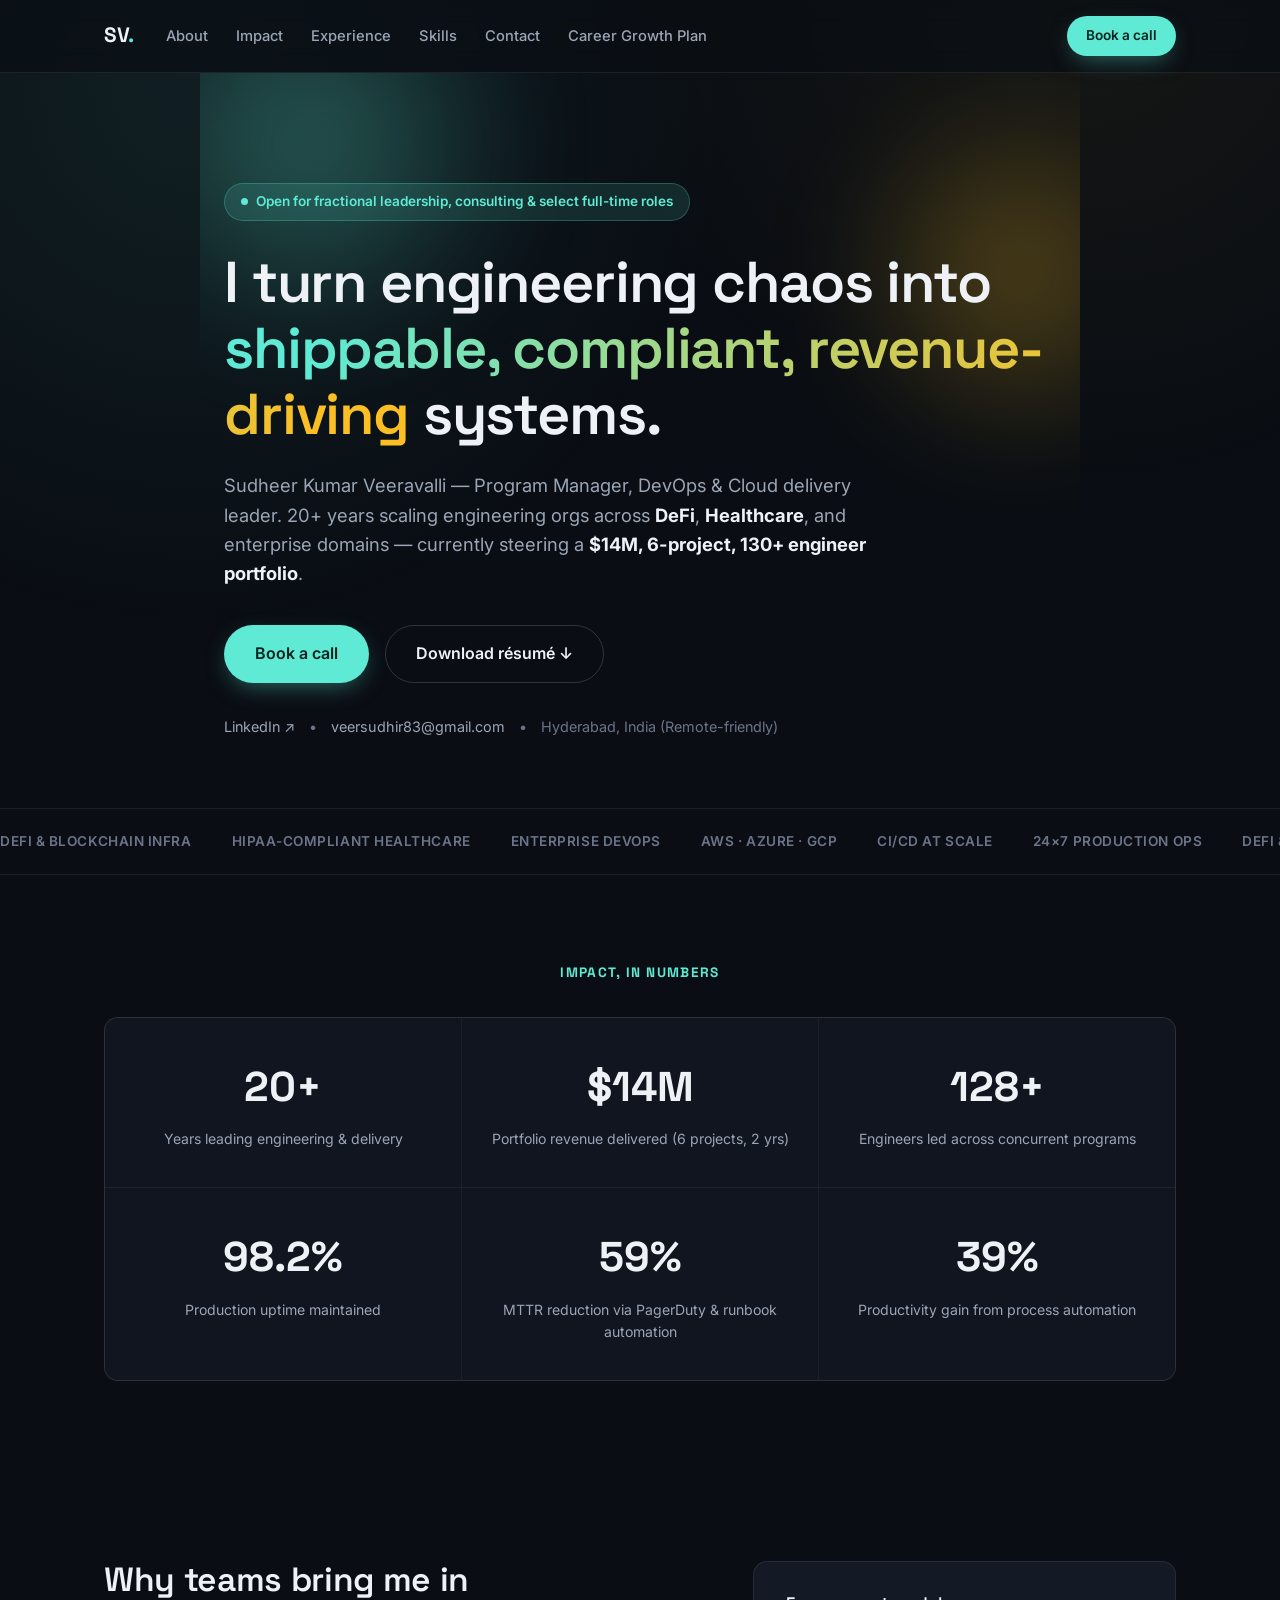
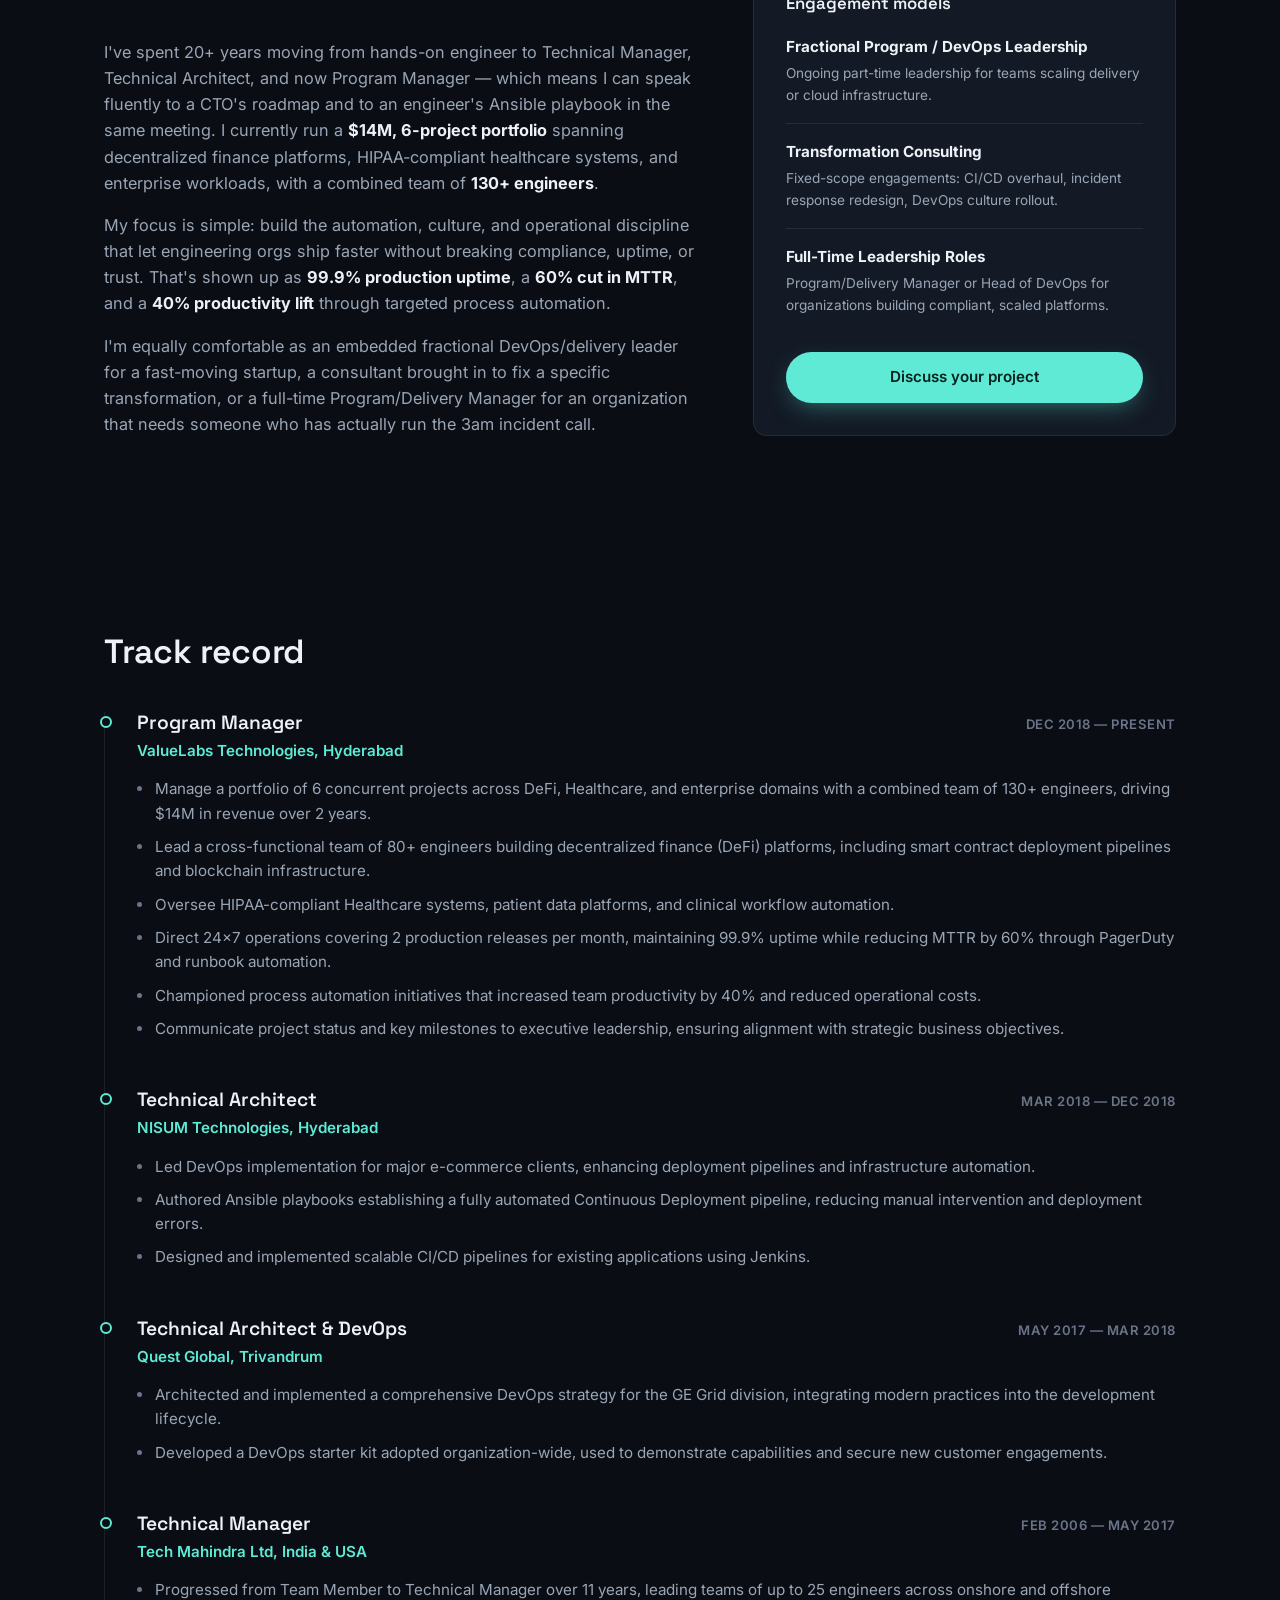
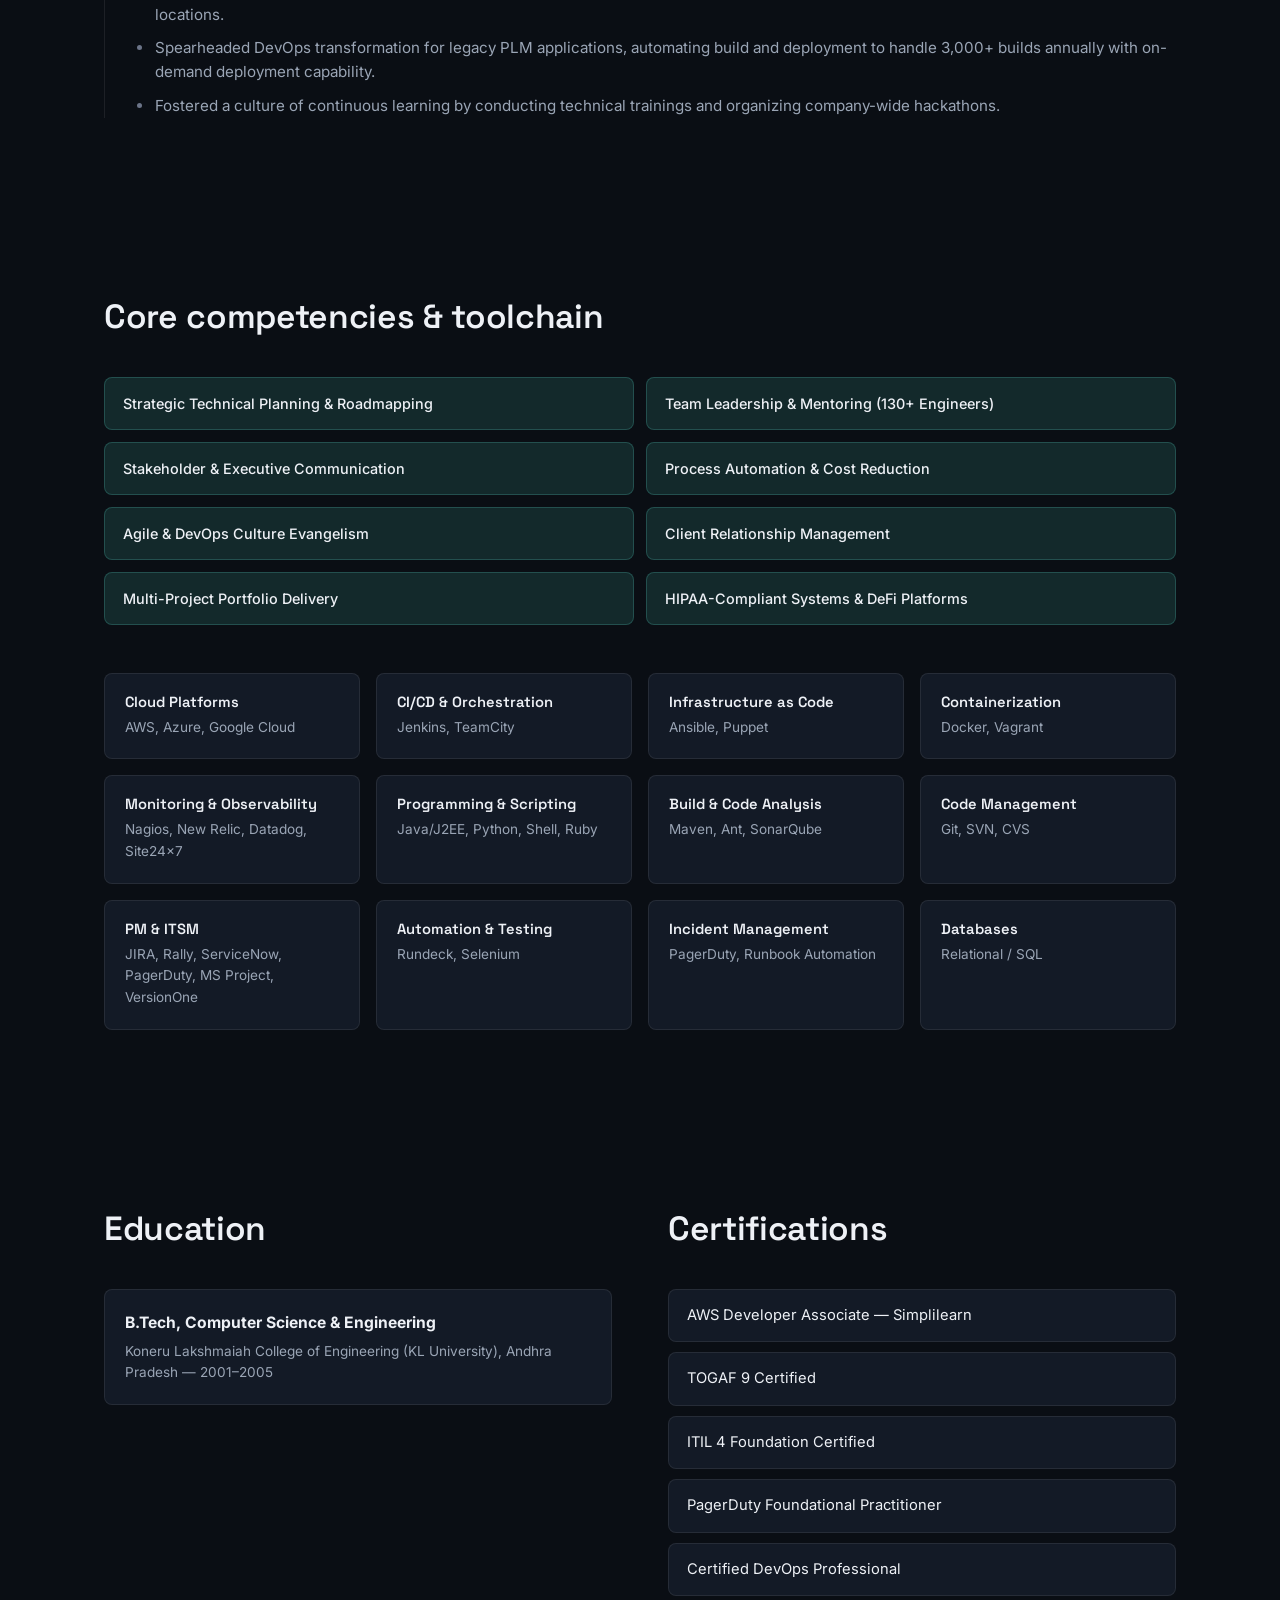
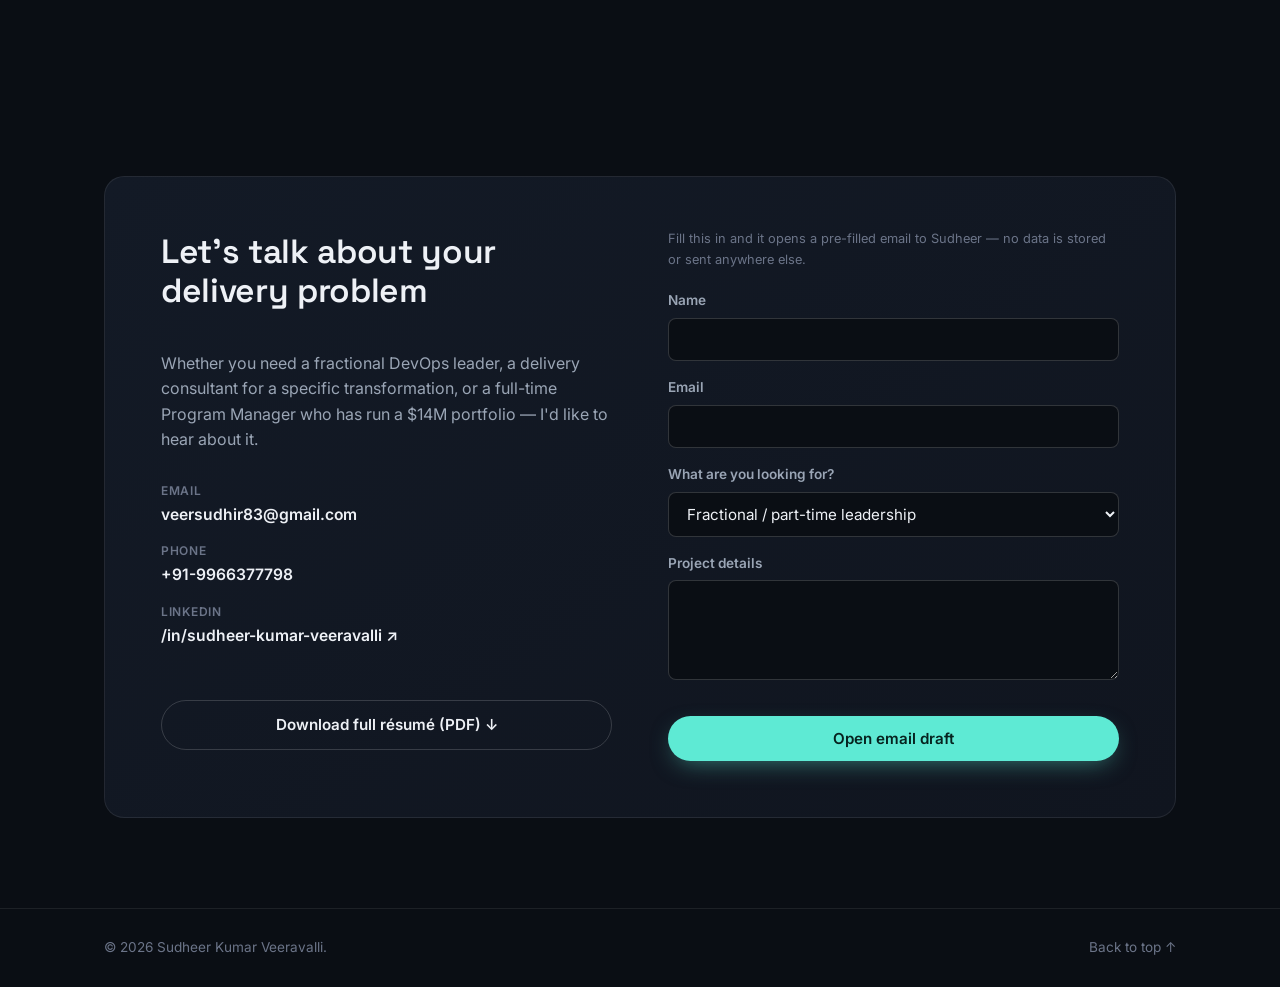
<file: index.html>
<!DOCTYPE html>
<html lang="en">
<head>
<meta charset="UTF-8">
<meta name="viewport" content="width=device-width, initial-scale=1.0">
<title>Sudheer Kumar Veeravalli — DevOps, Cloud &amp; DeFi Delivery Leader</title>
<meta name="description" content="Program Manager with 20+ years leading DevOps transformations, cloud infrastructure, and DeFi/Healthcare engineering teams. Available for fractional leadership, consulting, and full-time roles.">
<link rel="icon" href="data:,">
<link rel="preconnect" href="https://fonts.googleapis.com">
<link rel="preconnect" href="https://fonts.gstatic.com" crossorigin>
<link href="https://fonts.googleapis.com/css2?family=Space+Grotesk:wght@500;600;700&family=Inter:wght@400;500;600;700;800&display=swap" rel="stylesheet">
<link rel="stylesheet" href="css/styles.css">
</head>
<body>

<div class="noise-overlay" aria-hidden="true"></div>

<header class="site-header" id="top">
  <nav class="nav container">
    <a href="#top" class="brand">SV<span class="brand-dot">.</span></a>
    <ul class="nav-links" id="navLinks">
      <li><a href="#about">About</a></li>
      <li><a href="#impact">Impact</a></li>
      <li><a href="#experience">Experience</a></li>
      <li><a href="#skills">Skills</a></li>
      <li><a href="#contact">Contact</a></li>
      <li><a href="5-year-career-growth-plan.html" target="_blank">Career Growth Plan</a></li>
    </ul>
    <a href="#contact" class="btn btn-small btn-primary nav-cta">Book a call</a>
    <button class="nav-toggle" id="navToggle" aria-label="Toggle navigation" aria-expanded="false" aria-controls="navLinks" type="button">
      <span></span><span></span><span></span>
    </button>
  </nav>
</header>

<main>

  <!-- HERO -->
  <section class="hero container" id="hero">
    <div class="hero-bg" aria-hidden="true">
      <span class="hero-blob hero-blob-a"></span>
      <span class="hero-blob hero-blob-b"></span>
    </div>
    <div class="hero-eyebrow reveal">
      <span class="pulse-dot" aria-hidden="true"></span>
      Open for fractional leadership, consulting &amp; select full-time roles
    </div>
    <h1 class="hero-title reveal">
      I turn engineering chaos into <span class="text-gradient">shippable, compliant, revenue-driving</span> systems.
    </h1>
    <p class="hero-subtitle reveal">
      Sudheer Kumar Veeravalli — Program Manager, DevOps &amp; Cloud delivery leader. 20+ years scaling
      engineering orgs across <strong>DeFi</strong>, <strong>Healthcare</strong>, and enterprise domains —
      currently steering a <strong>$14M, 6-project, 130+ engineer portfolio</strong>.
    </p>
    <div class="hero-actions reveal">
      <a href="#contact" class="btn btn-primary btn-large">Book a call</a>
      <a href="assets/Sudheer_Veeravalli_Resume.pdf" class="btn btn-ghost btn-large" download>Download résumé ↓</a>
    </div>
    <div class="hero-meta reveal">
      <a href="https://www.linkedin.com/in/sudheer-kumar-veeravalli-69944514" target="_blank" rel="noopener">LinkedIn ↗</a>
      <span class="dot-sep">•</span>
      <a href="mailto:veersudhir83@gmail.com">veersudhir83@gmail.com</a>
      <span class="dot-sep">•</span>
      <span>Hyderabad, India (Remote-friendly)</span>
    </div>
  </section>

  <!-- LOGOS / DOMAINS STRIP -->
  <section class="domains-strip reveal" aria-label="Domains of expertise">
    <div class="domains-marquee">
      <div class="domains-track">
        <span>DeFi &amp; Blockchain Infra</span>
        <span>HIPAA-Compliant Healthcare</span>
        <span>Enterprise DevOps</span>
        <span>AWS · Azure · GCP</span>
        <span>CI/CD at Scale</span>
        <span>24×7 Production Ops</span>
      </div>
      <div class="domains-track" aria-hidden="true">
        <span>DeFi &amp; Blockchain Infra</span>
        <span>HIPAA-Compliant Healthcare</span>
        <span>Enterprise DevOps</span>
        <span>AWS · Azure · GCP</span>
        <span>CI/CD at Scale</span>
        <span>24×7 Production Ops</span>
      </div>
    </div>
  </section>

  <!-- IMPACT / METRICS -->
  <section class="impact container" id="impact">
    <h2 class="section-kicker reveal">Impact, in numbers</h2>
    <div class="impact-grid">
      <div class="impact-card reveal spotlight">
        <div class="impact-number" data-count="20" data-suffix="+">20+</div>
        <div class="impact-label">Years leading engineering &amp; delivery</div>
      </div>
      <div class="impact-card reveal spotlight">
        <div class="impact-number" data-count="14" data-prefix="$" data-suffix="M">$14M</div>
        <div class="impact-label">Portfolio revenue delivered (6 projects, 2 yrs)</div>
      </div>
      <div class="impact-card reveal spotlight">
        <div class="impact-number" data-count="130" data-suffix="+">130+</div>
        <div class="impact-label">Engineers led across concurrent programs</div>
      </div>
      <div class="impact-card reveal spotlight">
        <div class="impact-number" data-count="99.9" data-suffix="%">99.9%</div>
        <div class="impact-label">Production uptime maintained</div>
      </div>
      <div class="impact-card reveal spotlight">
        <div class="impact-number" data-count="60" data-suffix="%">60%</div>
        <div class="impact-label">MTTR reduction via PagerDuty &amp; runbook automation</div>
      </div>
      <div class="impact-card reveal spotlight">
        <div class="impact-number" data-count="40" data-suffix="%">40%</div>
        <div class="impact-label">Productivity gain from process automation</div>
      </div>
    </div>
  </section>

  <!-- ABOUT -->
  <section class="about container" id="about">
    <div class="about-grid">
      <div class="about-copy reveal">
        <h2 class="section-title">Why teams bring me in</h2>
        <p>
          I've spent 20+ years moving from hands-on engineer to Technical Manager, Technical Architect, and
          now Program Manager — which means I can speak fluently to a CTO's roadmap and to an engineer's
          Ansible playbook in the same meeting. I currently run a <strong>$14M, 6-project portfolio</strong>
          spanning decentralized finance platforms, HIPAA-compliant healthcare systems, and enterprise
          workloads, with a combined team of <strong>130+ engineers</strong>.
        </p>
        <p>
          My focus is simple: build the automation, culture, and operational discipline that let engineering
          orgs ship faster without breaking compliance, uptime, or trust. That's shown up as
          <strong>99.9% production uptime</strong>, a <strong>60% cut in MTTR</strong>, and a
          <strong>40% productivity lift</strong> through targeted process automation.
        </p>
        <p>
          I'm equally comfortable as an embedded fractional DevOps/delivery leader for a fast-moving startup,
          a consultant brought in to fix a specific transformation, or a full-time Program/Delivery Manager
          for an organization that needs someone who has actually run the 3am incident call.
        </p>
      </div>
      <aside class="about-card reveal spotlight">
        <h3>Engagement models</h3>
        <ul class="engagement-list">
          <li>
            <strong>Fractional Program / DevOps Leadership</strong>
            <span>Ongoing part-time leadership for teams scaling delivery or cloud infrastructure.</span>
          </li>
          <li>
            <strong>Transformation Consulting</strong>
            <span>Fixed-scope engagements: CI/CD overhaul, incident response redesign, DevOps culture rollout.</span>
          </li>
          <li>
            <strong>Full-Time Leadership Roles</strong>
            <span>Program/Delivery Manager or Head of DevOps for organizations building compliant, scaled platforms.</span>
          </li>
        </ul>
        <a href="#contact" class="btn btn-primary btn-full">Discuss your project</a>
      </aside>
    </div>
  </section>

  <!-- EXPERIENCE -->
  <section class="experience container" id="experience">
    <h2 class="section-title reveal">Track record</h2>
    <div class="timeline">

      <div class="timeline-item reveal">
        <div class="timeline-dot"></div>
        <div class="timeline-content">
          <div class="timeline-head">
            <h3>Program Manager</h3>
            <span class="timeline-date">Dec 2018 — Present</span>
          </div>
          <div class="timeline-org">ValueLabs Technologies, Hyderabad</div>
          <ul>
            <li>Manage a portfolio of 6 concurrent projects across DeFi, Healthcare, and enterprise domains with a combined team of 130+ engineers, driving $14M in revenue over 2 years.</li>
            <li>Lead a cross-functional team of 80+ engineers building decentralized finance (DeFi) platforms, including smart contract deployment pipelines and blockchain infrastructure.</li>
            <li>Oversee HIPAA-compliant Healthcare systems, patient data platforms, and clinical workflow automation.</li>
            <li>Direct 24×7 operations covering 2 production releases per month, maintaining 99.9% uptime while reducing MTTR by 60% through PagerDuty and runbook automation.</li>
            <li>Championed process automation initiatives that increased team productivity by 40% and reduced operational costs.</li>
            <li>Communicate project status and key milestones to executive leadership, ensuring alignment with strategic business objectives.</li>
          </ul>
        </div>
      </div>

      <div class="timeline-item reveal">
        <div class="timeline-dot"></div>
        <div class="timeline-content">
          <div class="timeline-head">
            <h3>Technical Architect</h3>
            <span class="timeline-date">Mar 2018 — Dec 2018</span>
          </div>
          <div class="timeline-org">NISUM Technologies, Hyderabad</div>
          <ul>
            <li>Led DevOps implementation for major e-commerce clients, enhancing deployment pipelines and infrastructure automation.</li>
            <li>Authored Ansible playbooks establishing a fully automated Continuous Deployment pipeline, reducing manual intervention and deployment errors.</li>
            <li>Designed and implemented scalable CI/CD pipelines for existing applications using Jenkins.</li>
          </ul>
        </div>
      </div>

      <div class="timeline-item reveal">
        <div class="timeline-dot"></div>
        <div class="timeline-content">
          <div class="timeline-head">
            <h3>Technical Architect &amp; DevOps</h3>
            <span class="timeline-date">May 2017 — Mar 2018</span>
          </div>
          <div class="timeline-org">Quest Global, Trivandrum</div>
          <ul>
            <li>Architected and implemented a comprehensive DevOps strategy for the GE Grid division, integrating modern practices into the development lifecycle.</li>
            <li>Developed a DevOps starter kit adopted organization-wide, used to demonstrate capabilities and secure new customer engagements.</li>
          </ul>
        </div>
      </div>

      <div class="timeline-item reveal">
        <div class="timeline-dot"></div>
        <div class="timeline-content">
          <div class="timeline-head">
            <h3>Technical Manager</h3>
            <span class="timeline-date">Feb 2006 — May 2017</span>
          </div>
          <div class="timeline-org">Tech Mahindra Ltd, India &amp; USA</div>
          <ul>
            <li>Progressed from Team Member to Technical Manager over 11 years, leading teams of up to 25 engineers across onshore and offshore locations.</li>
            <li>Spearheaded DevOps transformation for legacy PLM applications, automating build and deployment to handle 3,000+ builds annually with on-demand deployment capability.</li>
            <li>Fostered a culture of continuous learning by conducting technical trainings and organizing company-wide hackathons.</li>
          </ul>
        </div>
      </div>

    </div>
  </section>

  <!-- SKILLS -->
  <section class="skills container" id="skills">
    <h2 class="section-title reveal">Core competencies &amp; toolchain</h2>

    <div class="competency-grid reveal">
      <div class="competency-chip">Strategic Technical Planning &amp; Roadmapping</div>
      <div class="competency-chip">Team Leadership &amp; Mentoring (130+ Engineers)</div>
      <div class="competency-chip">Stakeholder &amp; Executive Communication</div>
      <div class="competency-chip">Process Automation &amp; Cost Reduction</div>
      <div class="competency-chip">Agile &amp; DevOps Culture Evangelism</div>
      <div class="competency-chip">Client Relationship Management</div>
      <div class="competency-chip">Multi-Project Portfolio Delivery</div>
      <div class="competency-chip">HIPAA-Compliant Systems &amp; DeFi Platforms</div>
    </div>

    <div class="skills-grid">
      <div class="skill-card reveal spotlight">
        <h4>Cloud Platforms</h4>
        <p>AWS, Azure, Google Cloud</p>
      </div>
      <div class="skill-card reveal spotlight">
        <h4>CI/CD &amp; Orchestration</h4>
        <p>Jenkins, TeamCity</p>
      </div>
      <div class="skill-card reveal spotlight">
        <h4>Infrastructure as Code</h4>
        <p>Ansible, Puppet</p>
      </div>
      <div class="skill-card reveal spotlight">
        <h4>Containerization</h4>
        <p>Docker, Vagrant</p>
      </div>
      <div class="skill-card reveal spotlight">
        <h4>Monitoring &amp; Observability</h4>
        <p>Nagios, New Relic, Datadog, Site24x7</p>
      </div>
      <div class="skill-card reveal spotlight">
        <h4>Programming &amp; Scripting</h4>
        <p>Java/J2EE, Python, Shell, Ruby</p>
      </div>
      <div class="skill-card reveal spotlight">
        <h4>Build &amp; Code Analysis</h4>
        <p>Maven, Ant, SonarQube</p>
      </div>
      <div class="skill-card reveal spotlight">
        <h4>Code Management</h4>
        <p>Git, SVN, CVS</p>
      </div>
      <div class="skill-card reveal spotlight">
        <h4>PM &amp; ITSM</h4>
        <p>JIRA, Rally, ServiceNow, PagerDuty, MS Project, VersionOne</p>
      </div>
      <div class="skill-card reveal spotlight">
        <h4>Automation &amp; Testing</h4>
        <p>Rundeck, Selenium</p>
      </div>
      <div class="skill-card reveal spotlight">
        <h4>Incident Management</h4>
        <p>PagerDuty, Runbook Automation</p>
      </div>
      <div class="skill-card reveal spotlight">
        <h4>Databases</h4>
        <p>Relational / SQL</p>
      </div>
    </div>
  </section>

  <!-- EDUCATION & CERTS -->
  <section class="credentials container" id="credentials">
    <div class="credentials-grid">
      <div class="reveal">
        <h2 class="section-title">Education</h2>
        <div class="credential-item spotlight">
          <strong>B.Tech, Computer Science &amp; Engineering</strong>
          <span>Koneru Lakshmaiah College of Engineering (KL University), Andhra Pradesh — 2001–2005</span>
        </div>
      </div>
      <div class="reveal">
        <h2 class="section-title">Certifications</h2>
        <ul class="cert-list">
          <li>AWS Developer Associate — Simplilearn</li>
          <li>TOGAF 9 Certified</li>
          <li>ITIL 4 Foundation Certified</li>
          <li>PagerDuty Foundational Practitioner</li>
          <li>Certified DevOps Professional</li>
        </ul>
      </div>
    </div>
  </section>

  <!-- CONTACT -->
  <section class="contact container" id="contact">
    <div class="contact-panel reveal">
      <div class="contact-copy">
        <h2 class="section-title">Let's talk about your delivery problem</h2>
        <p>
          Whether you need a fractional DevOps leader, a delivery consultant for a specific transformation,
          or a full-time Program Manager who has run a $14M portfolio — I'd like to hear about it.
        </p>
        <div class="contact-details">
          <a href="mailto:veersudhir83@gmail.com" class="contact-detail">
            <span class="contact-detail-label">Email</span>
            veersudhir83@gmail.com
          </a>
          <a href="tel:+919966377798" class="contact-detail">
            <span class="contact-detail-label">Phone</span>
            +91-9966377798
          </a>
          <a href="https://www.linkedin.com/in/sudheer-kumar-veeravalli-69944514" target="_blank" rel="noopener" class="contact-detail">
            <span class="contact-detail-label">LinkedIn</span>
            /in/sudheer-kumar-veeravalli ↗
          </a>
        </div>
        <a href="assets/Sudheer_Veeravalli_Resume.pdf" class="btn btn-ghost btn-full" download>Download full résumé (PDF) ↓</a>
      </div>

      <noscript><p>Please <a href="mailto:veersudhir83@gmail.com">email Sudheer directly</a> to discuss your project.</p></noscript>
      <form class="contact-form" id="contactForm" hidden>
        <p class="form-note">Fill this in and it opens a pre-filled email to Sudheer — no data is stored or sent anywhere else.</p>
        <label>
          Name
          <input type="text" name="name" autocomplete="name" required>
        </label>
        <label>
          Email
          <input type="email" name="email" autocomplete="email" required>
        </label>
        <label>
          What are you looking for?
          <select name="engagement">
            <option>Fractional / part-time leadership</option>
            <option>Consulting engagement</option>
            <option>Full-time role</option>
            <option>Something else</option>
          </select>
        </label>
        <label>
          Project details
          <textarea name="message" rows="4" required></textarea>
        </label>
        <button type="submit" class="btn btn-primary btn-full">Open email draft</button>
      </form>
    </div>
  </section>

</main>

<footer class="site-footer">
  <div class="container footer-inner">
    <span>© <span id="year"></span> Sudheer Kumar Veeravalli.</span>
    <a href="#top">Back to top ↑</a>
  </div>
</footer>

<script src="js/main.js"></script>
</body>
</html>
</file>
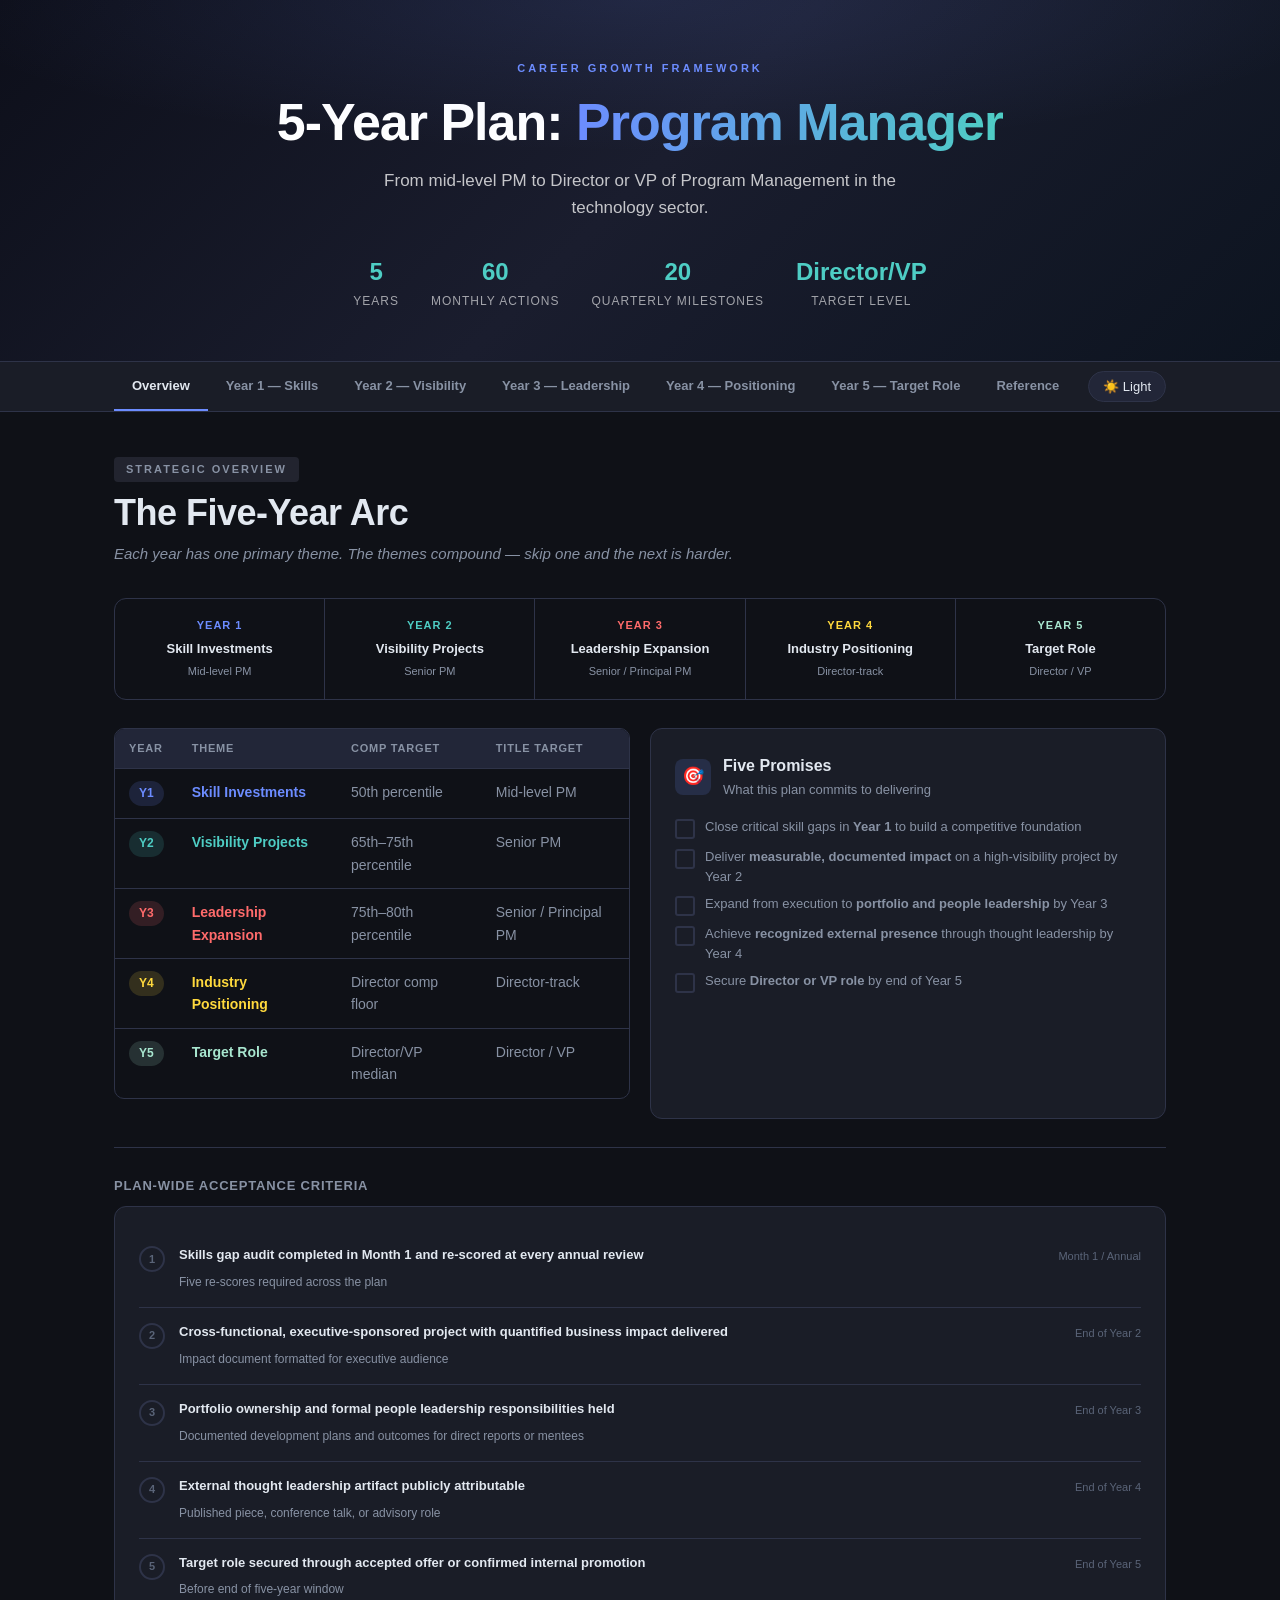
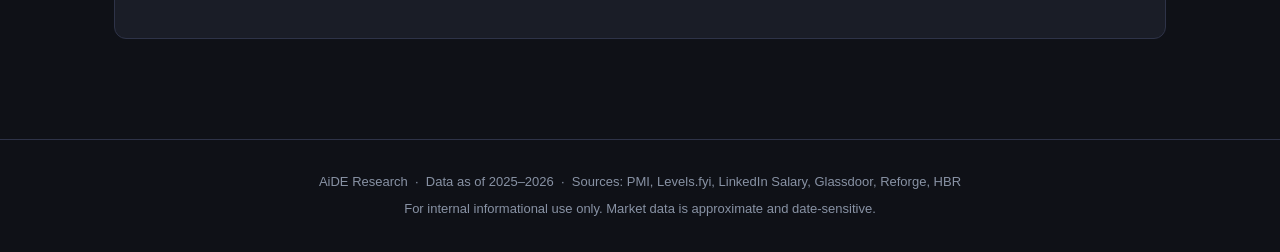
<file: 5-year-career-growth-plan.html>
<!DOCTYPE html>
<html lang="en">
<head>
  <meta charset="UTF-8">
  <meta name="viewport" content="width=device-width, initial-scale=1.0">
  <title>5-Year PM Career Growth Plan</title>
  <style>
    :root {
      --bg:#0f1117; --surface:#1a1d27; --surface-2:#222638;
      --border:#2e3348; --text:#e2e8f0; --text-muted:#8892a4; --text-dim:#5a6478;
      --y1:#6c8cff; --y2:#4ecdc4; --y3:#ff6b6b; --y4:#ffd93d; --y5:#a8e6cf;
    }
    body.light {
      --bg:#f4f6fb; --surface:#ffffff; --surface-2:#f0f2f7;
      --border:#dde1ec; --text:#1a1d27; --text-muted:#5a6478; --text-dim:#8892a4;
    }
    * { box-sizing:border-box; margin:0; padding:0; }
    body { font-family:-apple-system,BlinkMacSystemFont,"Segoe UI",sans-serif; background:var(--bg); color:var(--text); line-height:1.6; font-size:15px; transition:background .3s,color .3s; }
    .site-header { background:linear-gradient(135deg,#0d0f1a 0%,#1a1d2e 50%,#0d1420 100%); border-bottom:1px solid var(--border); padding:60px 40px 50px; text-align:center; position:relative; overflow:hidden; }
    body.light .site-header { background:linear-gradient(135deg,#1a3a6b 0%,#2563eb 50%,#0f2855 100%); }
    .site-header::before { content:""; position:absolute; inset:0; background:radial-gradient(ellipse 80% 60% at 50% 0%,rgba(108,140,255,.12) 0%,transparent 70%); pointer-events:none; }
    .header-label { font-size:11px; font-weight:700; letter-spacing:3px; text-transform:uppercase; color:var(--y1); margin-bottom:16px; }
    .site-header h1 { font-size:clamp(28px,5vw,52px); font-weight:800; letter-spacing:-1px; line-height:1.1; margin-bottom:16px; color:#fff; }
    .site-header h1 span { background:linear-gradient(90deg,var(--y1),var(--y2)); -webkit-background-clip:text; -webkit-text-fill-color:transparent; background-clip:text; }
    .subtitle { color:rgba(255,255,255,.75); font-size:17px; max-width:560px; margin:0 auto 32px; }
    .header-meta { display:flex; justify-content:center; gap:32px; flex-wrap:wrap; }
    .header-meta-item .value { font-size:24px; font-weight:700; color:var(--y2); }
    .header-meta-item .label { font-size:12px; color:rgba(255,255,255,.6); text-transform:uppercase; letter-spacing:1px; }
    .container { max-width:1100px; margin:0 auto; padding:0 24px; }
    .nav-bar { background:var(--surface); border-bottom:1px solid var(--border); position:sticky; top:0; z-index:100; transition:background .3s; }
    .nav-inner { max-width:1100px; margin:0 auto; padding:0 24px; display:flex; gap:0; overflow-x:auto; scrollbar-width:none; align-items:center; }
    .nav-inner::-webkit-scrollbar { display:none; }
    .nav-tab { padding:16px 18px; font-size:13px; font-weight:600; color:var(--text-muted); cursor:pointer; border-bottom:2px solid transparent; white-space:nowrap; transition:color .2s,border-color .2s; background:none; border-top:none; border-left:none; border-right:none; }
    .nav-tab:hover { color:var(--text); }
    .nav-tab.active { color:var(--text); }
    .nav-tab[data-tab="overview"].active { border-color:var(--y1); }
    .nav-tab[data-tab="y1"].active { border-color:var(--y1); }
    .nav-tab[data-tab="y2"].active { border-color:var(--y2); }
    .nav-tab[data-tab="y3"].active { border-color:var(--y3); }
    .nav-tab[data-tab="y4"].active { border-color:var(--y4); }
    .nav-tab[data-tab="y5"].active { border-color:var(--y5); }
    .nav-tab[data-tab="reference"].active { border-color:var(--text-muted); }
    .theme-toggle { margin-left:auto; padding:7px 14px; border-radius:20px; border:1px solid var(--border); background:var(--surface-2); color:var(--text); font-size:13px; cursor:pointer; white-space:nowrap; transition:background .2s,color .2s; flex-shrink:0; }
    .theme-toggle:hover { background:var(--border); }
    .tab-content { display:block; padding:44px 0 80px; }
    .tabs-ready .tab-content { display:none; }
    .tabs-ready .tab-content.active { display:block; }
    .section-header { margin-bottom:32px; }
    .year-badge { display:inline-block; font-size:11px; font-weight:700; letter-spacing:2px; text-transform:uppercase; padding:4px 12px; border-radius:4px; margin-bottom:10px; }
    .badge-y1 { background:rgba(108,140,255,.15); color:var(--y1); }
    .badge-y2 { background:rgba(78,205,196,.15); color:var(--y2); }
    .badge-y3 { background:rgba(255,107,107,.15); color:var(--y3); }
    .badge-y4 { background:rgba(255,217,61,.15); color:var(--y4); }
    .badge-y5 { background:rgba(168,230,207,.15); color:var(--y5); }
    .badge-ref { background:rgba(142,150,180,.15); color:var(--text-muted); }
    .section-header h2 { font-size:clamp(22px,4vw,36px); font-weight:800; letter-spacing:-.5px; line-height:1.15; margin-bottom:8px; }
    .section-header .theme { color:var(--text-muted); font-size:15px; font-style:italic; }
    .card { background:var(--surface); border:1px solid var(--border); border-radius:12px; padding:24px; margin-bottom:20px; transition:background .3s; }
    .card-header { display:flex; align-items:center; gap:12px; margin-bottom:16px; }
    .card-icon { width:36px; height:36px; border-radius:8px; display:flex; align-items:center; justify-content:center; font-size:18px; flex-shrink:0; }
    .card h3 { font-size:16px; font-weight:700; }
    .card-sub { font-size:13px; color:var(--text-muted); margin-top:2px; }
    .milestone { border-radius:12px; padding:22px 26px; margin-bottom:20px; border-left:4px solid; }
    .milestone.y1 { border-left-color:var(--y1); background:rgba(108,140,255,.07); }
    .milestone.y2 { border-left-color:var(--y2); background:rgba(78,205,196,.07); }
    .milestone.y3 { border-left-color:var(--y3); background:rgba(255,107,107,.07); }
    .milestone.y4 { border-left-color:var(--y4); background:rgba(255,217,61,.07); }
    .milestone.y5 { border-left-color:var(--y5); background:rgba(168,230,207,.07); }
    .milestone-label { font-size:11px; font-weight:700; letter-spacing:2px; text-transform:uppercase; margin-bottom:6px; }
    .milestone.y1 .milestone-label { color:var(--y1); }
    .milestone.y2 .milestone-label { color:var(--y2); }
    .milestone.y3 .milestone-label { color:var(--y3); }
    .milestone.y4 .milestone-label { color:var(--y4); }
    .milestone.y5 .milestone-label { color:var(--y5); }
    .milestone h4 { font-size:15px; font-weight:700; margin-bottom:6px; }
    .milestone p { color:var(--text-muted); font-size:14px; line-height:1.6; }
    .two-col { display:grid; grid-template-columns:1fr 1fr; gap:20px; margin-bottom:20px; }
    .four-col { display:grid; grid-template-columns:repeat(4,1fr); gap:16px; margin-bottom:20px; }
    @media(max-width:800px) { .four-col { grid-template-columns:1fr 1fr; } }
    @media(max-width:600px) { .two-col { grid-template-columns:1fr; } .four-col { grid-template-columns:1fr; } }
    .table-wrap { overflow-x:auto; margin-bottom:20px; border-radius:10px; border:1px solid var(--border); }
    table { width:100%; border-collapse:collapse; font-size:14px; }
    thead { background:var(--surface-2); }
    th { padding:11px 14px; text-align:left; font-size:11px; font-weight:700; letter-spacing:.8px; text-transform:uppercase; color:var(--text-muted); white-space:nowrap; }
    td { padding:12px 14px; border-top:1px solid var(--border); color:var(--text); vertical-align:top; }
    tr:hover td { background:rgba(255,255,255,.02); }
    body.light tr:hover td { background:rgba(0,0,0,.02); }
    td.muted { color:var(--text-muted); }
    td.num { color:var(--text-dim); font-weight:600; font-size:13px; }
    td.y1c { color:var(--y1); font-weight:600; } td.y2c { color:var(--y2); font-weight:600; }
    td.y3c { color:var(--y3); font-weight:600; } td.y4c { color:var(--y4); font-weight:600; }
    td.y5c { color:var(--y5); font-weight:600; }
    .q-card { background:var(--surface-2); border:1px solid var(--border); border-radius:10px; padding:18px; }
    .q-label { font-size:11px; font-weight:700; letter-spacing:1.5px; text-transform:uppercase; margin-bottom:8px; }
    .q-title { font-size:15px; font-weight:700; margin-bottom:8px; }
    .q-list { list-style:none; display:flex; flex-direction:column; gap:6px; }
    .q-list li { font-size:13px; color:var(--text-muted); display:flex; gap:8px; line-height:1.4; }
    .q-list li::before { content:"▸"; flex-shrink:0; }
    .checkpoint { background:var(--surface-2); border:1px solid var(--border); border-radius:12px; padding:22px; margin-bottom:20px; }
    .checkpoint h4 { font-size:15px; font-weight:700; margin-bottom:12px; display:flex; align-items:center; gap:8px; }
    .checkpoint h4::before { content:"✓"; width:24px; height:24px; background:rgba(108,140,255,.15); color:var(--y1); border-radius:50%; display:inline-flex; align-items:center; justify-content:center; font-size:12px; font-weight:800; flex-shrink:0; }
    .checklist { list-style:none; display:flex; flex-direction:column; gap:8px; }
    .checklist li { display:flex; align-items:flex-start; gap:10px; font-size:13px; color:var(--text-muted); line-height:1.5; }
    .checklist li::before { content:""; width:16px; height:16px; border:2px solid var(--border); border-radius:3px; flex-shrink:0; margin-top:2px; }
    .arc-timeline { display:flex; margin-bottom:28px; border-radius:12px; overflow:hidden; border:1px solid var(--border); }
    .arc-year { display:block; text-decoration:none; color:inherit; flex:1; padding:18px 12px; text-align:center; border-right:1px solid var(--border); cursor:pointer; transition:background .2s; }
    .arc-year:last-child { border-right:none; }
    .arc-year:hover { background:rgba(255,255,255,.03); }
    body.light .arc-year:hover { background:rgba(0,0,0,.03); }
    .arc-year .yr { font-size:11px; font-weight:700; letter-spacing:1px; text-transform:uppercase; margin-bottom:5px; }
    .arc-year .theme-short { font-size:13px; font-weight:700; margin-bottom:3px; }
    .arc-year .title-target { font-size:11px; color:var(--text-muted); }
    .arc-year.y1 .yr { color:var(--y1); } .arc-year.y2 .yr { color:var(--y2); }
    .arc-year.y3 .yr { color:var(--y3); } .arc-year.y4 .yr { color:var(--y4); }
    .arc-year.y5 .yr { color:var(--y5); }
    @media(max-width:600px) { .arc-timeline { flex-direction:column; } .arc-year { border-right:none; border-bottom:1px solid var(--border); } .arc-year:last-child { border-bottom:none; } }
    .pill { display:inline-block; padding:3px 10px; border-radius:20px; font-size:12px; font-weight:600; }
    .pill-y1 { background:rgba(108,140,255,.15); color:var(--y1); } .pill-y2 { background:rgba(78,205,196,.15); color:var(--y2); }
    .pill-y3 { background:rgba(255,107,107,.15); color:var(--y3); } .pill-y4 { background:rgba(255,217,61,.15); color:var(--y4); }
    .pill-y5 { background:rgba(168,230,207,.15); color:var(--y5); }
    .divider { border:none; border-top:1px solid var(--border); margin:28px 0; }
    .tracker-row { display:flex; align-items:flex-start; gap:14px; padding:14px 0; border-top:1px solid var(--border); }
    .tracker-row:first-child { border-top:none; }
    .tracker-num { width:26px; height:26px; border:2px solid var(--border); border-radius:50%; display:flex; align-items:center; justify-content:center; font-size:11px; font-weight:700; color:var(--text-dim); flex-shrink:0; margin-top:1px; }
    .tracker-body { flex:1; }
    .tracker-body strong { font-size:13px; display:block; margin-bottom:3px; }
    .tracker-body span { font-size:12px; color:var(--text-muted); }
    .tracker-date { font-size:11px; color:var(--text-dim); white-space:nowrap; margin-top:3px; }
    h4.subhead { font-size:13px; font-weight:700; text-transform:uppercase; letter-spacing:.8px; color:var(--text-muted); margin-bottom:10px; }
    footer { border-top:1px solid var(--border); padding:32px 24px; text-align:center; font-size:13px; color:var(--text-muted); }
      .tab-list { display:flex; }
    :focus-visible { outline:2px solid var(--y1); outline-offset:-3px; }
    @media (prefers-reduced-motion: reduce) { *, *::before, *::after { transition:none !important; } }
  </style>
</head>
<body>

<header class="site-header">
  <div class="header-label">Career Growth Framework</div>
  <h1>5-Year Plan: <span>Program Manager</span></h1>
  <p class="subtitle">From mid-level PM to Director or VP of Program Management in the technology sector.</p>
  <div class="header-meta">
    <div class="header-meta-item"><div class="value">5</div><div class="label">Years</div></div>
    <div class="header-meta-item"><div class="value">60</div><div class="label">Monthly Actions</div></div>
    <div class="header-meta-item"><div class="value">20</div><div class="label">Quarterly Milestones</div></div>
    <div class="header-meta-item"><div class="value">Director/VP</div><div class="label">Target Level</div></div>
  </div>
</header>

<nav class="nav-bar">
  <div class="nav-inner">
    <div class="tab-list" role="tablist" aria-label="Career plan sections">
    <button class="nav-tab active" data-tab="overview">Overview</button>
    <button class="nav-tab" data-tab="y1">Year 1 — Skills</button>
    <button class="nav-tab" data-tab="y2">Year 2 — Visibility</button>
    <button class="nav-tab" data-tab="y3">Year 3 — Leadership</button>
    <button class="nav-tab" data-tab="y4">Year 4 — Positioning</button>
    <button class="nav-tab" data-tab="y5">Year 5 — Target Role</button>
    <button class="nav-tab" data-tab="reference">Reference</button>
    </div>
    <button class="theme-toggle" type="button">☀️ Light</button>
  </div>
</nav>

<section class="tab-content active" id="tab-overview">
  <div class="container">
    <div class="section-header">
      <div class="year-badge badge-ref">Strategic Overview</div>
      <h2>The Five-Year Arc</h2>
      <p class="theme">Each year has one primary theme. The themes compound — skip one and the next is harder.</p>
    </div>

    <div class="arc-timeline">
      <a class="arc-year y1" href="#tab-y1" data-year="y1">
        <div class="yr">Year 1</div><div class="theme-short">Skill Investments</div><div class="title-target">Mid-level PM</div></a>
      <a class="arc-year y2" href="#tab-y2" data-year="y2">
        <div class="yr">Year 2</div><div class="theme-short">Visibility Projects</div><div class="title-target">Senior PM</div></a>
      <a class="arc-year y3" href="#tab-y3" data-year="y3">
        <div class="yr">Year 3</div><div class="theme-short">Leadership Expansion</div><div class="title-target">Senior / Principal PM</div></a>
      <a class="arc-year y4" href="#tab-y4" data-year="y4">
        <div class="yr">Year 4</div><div class="theme-short">Industry Positioning</div><div class="title-target">Director-track</div></a>
      <a class="arc-year y5" href="#tab-y5" data-year="y5">
        <div class="yr">Year 5</div><div class="theme-short">Target Role</div><div class="title-target">Director / VP</div></a>
    </div>

    <div class="two-col">
      <div>
        <div class="table-wrap">
          <table>
            <thead><tr><th>Year</th><th>Theme</th><th>Comp Target</th><th>Title Target</th></tr></thead>
            <tbody>
              <tr><td><span class="pill pill-y1">Y1</span></td><td class="y1c">Skill Investments</td><td class="muted">50th percentile</td><td class="muted">Mid-level PM</td></tr>
              <tr><td><span class="pill pill-y2">Y2</span></td><td class="y2c">Visibility Projects</td><td class="muted">65th–75th percentile</td><td class="muted">Senior PM</td></tr>
              <tr><td><span class="pill pill-y3">Y3</span></td><td class="y3c">Leadership Expansion</td><td class="muted">75th–80th percentile</td><td class="muted">Senior / Principal PM</td></tr>
              <tr><td><span class="pill pill-y4">Y4</span></td><td class="y4c">Industry Positioning</td><td class="muted">Director comp floor</td><td class="muted">Director-track</td></tr>
              <tr><td><span class="pill pill-y5">Y5</span></td><td class="y5c">Target Role</td><td class="muted">Director/VP median</td><td class="muted">Director / VP</td></tr>
            </tbody>
          </table>
        </div>
      </div>
      <div class="card" style="margin-bottom:0;">
        <div class="card-header">
          <div class="card-icon" style="background:rgba(108,140,255,.15);">🎯</div>
          <div><h3>Five Promises</h3><div class="card-sub">What this plan commits to delivering</div></div>
        </div>
        <ul class="checklist">
          <li><span>Close critical skill gaps in <strong>Year 1</strong> to build a competitive foundation</span></li>
          <li><span>Deliver <strong>measurable, documented impact</strong> on a high-visibility project by Year 2</span></li>
          <li><span>Expand from execution to <strong>portfolio and people leadership</strong> by Year 3</span></li>
          <li><span>Achieve <strong>recognized external presence</strong> through thought leadership by Year 4</span></li>
          <li><span>Secure <strong>Director or VP role</strong> by end of Year 5</span></li>
        </ul>
      </div>
    </div>

    <hr class="divider">
    <h4 class="subhead">Plan-Wide Acceptance Criteria</h4>
    <div class="card">
      <div class="tracker-row">
        <div class="tracker-num">1</div>
        <div class="tracker-body"><strong>Skills gap audit completed in Month 1 and re-scored at every annual review</strong><span>Five re-scores required across the plan</span></div>
        <div class="tracker-date">Month 1 / Annual</div>
      </div>
      <div class="tracker-row">
        <div class="tracker-num">2</div>
        <div class="tracker-body"><strong>Cross-functional, executive-sponsored project with quantified business impact delivered</strong><span>Impact document formatted for executive audience</span></div>
        <div class="tracker-date">End of Year 2</div>
      </div>
      <div class="tracker-row">
        <div class="tracker-num">3</div>
        <div class="tracker-body"><strong>Portfolio ownership and formal people leadership responsibilities held</strong><span>Documented development plans and outcomes for direct reports or mentees</span></div>
        <div class="tracker-date">End of Year 3</div>
      </div>
      <div class="tracker-row">
        <div class="tracker-num">4</div>
        <div class="tracker-body"><strong>External thought leadership artifact publicly attributable</strong><span>Published piece, conference talk, or advisory role</span></div>
        <div class="tracker-date">End of Year 4</div>
      </div>
      <div class="tracker-row">
        <div class="tracker-num">5</div>
        <div class="tracker-body"><strong>Target role secured through accepted offer or confirmed internal promotion</strong><span>Before end of five-year window</span></div>
        <div class="tracker-date">End of Year 5</div>
      </div>
    </div>
  </div>
</section>

<section class="tab-content" id="tab-y1">
  <div class="container">
    <div class="section-header">
      <div class="year-badge badge-y1">Year 1</div>
      <h2>Skill Investments</h2>
      <p class="theme">Know where you stand. Close the gaps that matter. Build the internal foundation.</p>
    </div>

    <div class="card">
      <div class="card-header">
        <div class="card-icon" style="background:rgba(108,140,255,.15);">📅</div>
        <div><h3>Monthly Action Plan</h3><div class="card-sub">One clear action per month — execute sequentially, do not skip.</div></div>
      </div>
      <div class="table-wrap"><table>
<thead><tr><th>Month</th><th>Focus</th><th>Key Action</th></tr></thead><tbody>
<tr><td class="num">M1</td><td class="y1c">Skills Gap Audit</td><td class="muted">Pull 10 Director/VP JDs; score yourself on 8 skill domains; identify top 3 gaps</td></tr>
<tr><td class="num">M2</td><td class="y1c">Stakeholder Mapping</td><td class="muted">Map every decision-maker, influencer, and ally; create connection strategy for each</td></tr>
<tr><td class="num">M3</td><td class="y1c">Secure Senior Mentor</td><td class="muted">Identify 2-level-up mentor; send structured outreach; book first monthly session</td></tr>
<tr><td class="num">M4</td><td class="y1c">Certification Begin</td><td class="muted">Enroll in highest-signal cert (SAFe, PgMP, AWS, or Gen AI / Agentic AI); block 90 min/week study time</td></tr>
<tr><td class="num">M5</td><td class="y1c">KPI Baseline</td><td class="muted">Define 5 personal KPIs with measurement method; document current baseline scores</td></tr>
<tr><td class="num">M6</td><td class="y1c">Mid-Year Review</td><td class="muted">Re-score gap audit; score 5 KPIs; get written qualitative feedback from 2 seniors</td></tr>
<tr><td class="num">M7</td><td class="y1c">Certification Progress</td><td class="muted">Complete at least 50% of cert coursework; apply learnings in a live program</td></tr>
<tr><td class="num">M8</td><td class="y1c">Network Expansion</td><td class="muted">Add 5 internal + 2 external meaningful relationships; join 1 PM community</td></tr>
<tr><td class="num">M9</td><td class="y1c">Executive Comms Practice</td><td class="muted">Volunteer to present at a team all-hands or program review; request feedback</td></tr>
<tr><td class="num">M10</td><td class="y1c">Certification Complete</td><td class="muted">Pass certification exam; document achievement with evidence for promotion case</td></tr>
<tr><td class="num">M11</td><td class="y1c">Compensation Research</td><td class="muted">Collect 3 market data sources; compare to current comp; prepare ask if gap exists</td></tr>
<tr><td class="num">M12</td><td class="y1c">Year-End Review</td><td class="muted">Re-score all KPIs; update gap audit; complete annual checkpoint with mentor</td></tr>
</tbody></table></div>
    </div>

    <div class="card">
      <div class="card-header">
        <div class="card-icon" style="background:rgba(108,140,255,.15);">🗓️</div>
        <div><h3>Quarterly Milestones</h3><div class="card-sub">Use each quarter-end to check progress before moving forward.</div></div>
      </div>
      <div class="four-col"><div class="q-card">
  <div class="q-label" style="color:var(--y1);">Q1 — Jan to Mar</div>
  <div class="q-title">Foundation</div>
  <ul class="q-list"><li>Skills gap audit completed by Day 30</li>
<li>Stakeholder map drafted and shared with mentor</li>
<li>Senior mentor secured with monthly cadence set</li>
<li>Certification enrolled and study schedule blocked</li></ul>
</div>
<div class="q-card">
  <div class="q-label" style="color:var(--y1);">Q2 — Apr to Jun</div>
  <div class="q-title">Build</div>
  <ul class="q-list"><li>Mid-year KPI baseline established</li>
<li>Top 2 skill gaps in active learning mode</li>
<li>Mentor sessions ongoing; first stretch ask made</li>
<li>First internal network connections made (+5)</li></ul>
</div>
<div class="q-card">
  <div class="q-label" style="color:var(--y1);">Q3 — Jul to Sep</div>
  <div class="q-title">Deepen</div>
  <ul class="q-list"><li>Certification ≥50% complete</li>
<li>Applied 1 new skill in a live program</li>
<li>External community joined; +2 external peers</li>
<li>Presented at one team-level forum</li></ul>
</div>
<div class="q-card">
  <div class="q-label" style="color:var(--y1);">Q4 — Oct to Dec</div>
  <div class="q-title">Close</div>
  <ul class="q-list"><li>Certification exam passed</li>
<li>All 5 KPIs scored with data, not self-assessment</li>
<li>Compensation gap researched; ask initiated if needed</li>
<li>Year 2 learning plan drafted with mentor</li></ul>
</div></div>
    </div>

    <div class="milestone y1">
      <div class="milestone-label">💰 Comp Milestone — End of Year 1</div>
      <h4>50th Percentile, Mid-Level PM</h4>
      <p>Confirm compensation is at or above the 50th percentile for mid-level PM in your target geography and sector. Use Levels.fyi, Glassdoor, and LinkedIn Salary. If a gap exists, request a specific meeting with market data in hand — do not wait for a review cycle.</p>
    </div>

    <div class="checkpoint">
  <h4>Annual Review Checkpoint — Year 1</h4>
  <p style="font-size:13px;color:var(--text-muted);margin-bottom:14px;">Complete within 30 days of year-end. Written outputs required.</p>
  <ul class="checklist"><li><span>Skills gap audit re-scored — every gap documented with current status and evidence</span></li>
<li><span>Five KPIs scored with supporting data, not self-assessment</span></li>
<li><span>Certification completed and documented in portfolio</span></li>
<li><span>Mentor feedback collected: written summary of mentor's readiness assessment</span></li>
<li><span>Compensation confirmed at 50th percentile or gap documented with action plan</span></li>
<li><span>Learning plan drafted for Year 2 with specific objectives tied to visibility goals</span></li></ul>
</div>
  </div>
</section>

<section class="tab-content" id="tab-y2">
  <div class="container">
    <div class="section-header">
      <div class="year-badge badge-y2">Year 2</div>
      <h2>Visibility Projects</h2>
      <p class="theme">Do high-impact work where senior leaders can see it. Build a body of evidence, not just a reputation.</p>
    </div>

    <div class="card">
      <div class="card-header">
        <div class="card-icon" style="background:rgba(78,205,196,.15);">📅</div>
        <div><h3>Monthly Action Plan</h3><div class="card-sub">One clear action per month — execute sequentially, do not skip.</div></div>
      </div>
      <div class="table-wrap"><table>
<thead><tr><th>Month</th><th>Focus</th><th>Key Action</th></tr></thead><tbody>
<tr><td class="num">M1</td><td class="y2c">Identify High-Visibility Project</td><td class="muted">Research current org initiatives; select target project with exec sponsor; prepare pitch</td></tr>
<tr><td class="num">M2</td><td class="y2c">Secure Project Assignment</td><td class="muted">Pitch to relevant VP or sponsor; get formal or informal assignment on high-stakes program</td></tr>
<tr><td class="num">M3</td><td class="y2c">Impact Doc: Draft</td><td class="muted">Create living impact document for every program; set quarterly update cadence</td></tr>
<tr><td class="num">M4</td><td class="y2c">Internal Knowledge Contribution</td><td class="muted">Launch PM guild, post-mortem framework, or lunch-and-learn series — pick one</td></tr>
<tr><td class="num">M5</td><td class="y2c">Executive Presentation #1</td><td class="muted">Volunteer for or secure one formal senior leadership presentation; prepare with mentor</td></tr>
<tr><td class="num">M6</td><td class="y2c">Mid-Year Review</td><td class="muted">Score impact metrics; assess executive sponsor cultivation progress; adjust plan</td></tr>
<tr><td class="num">M7</td><td class="y2c">Sponsor Cultivation</td><td class="muted">Identify executive sponsor candidate; deepen relationship through program delivery</td></tr>
<tr><td class="num">M8</td><td class="y2c">External PM Community</td><td class="muted">Join PMI, Reforge, or PM-specific community; make 2 meaningful external connections</td></tr>
<tr><td class="num">M9</td><td class="y2c">Executive Presentation #2</td><td class="muted">Deliver second senior presentation; collect written feedback</td></tr>
<tr><td class="num">M10</td><td class="y2c">Promotion Case: Draft</td><td class="muted">Compile scope evidence, impact metrics, and market data into promotion document</td></tr>
<tr><td class="num">M11</td><td class="y2c">Compensation Research</td><td class="muted">Update market data; prepare 65th–75th percentile case with sponsor signal</td></tr>
<tr><td class="num">M12</td><td class="y2c">Year-End Review</td><td class="muted">Finalize impact portfolio; complete comp conversation; set Year 3 leadership targets</td></tr>
</tbody></table></div>
    </div>

    <div class="card">
      <div class="card-header">
        <div class="card-icon" style="background:rgba(78,205,196,.15);">🗓️</div>
        <div><h3>Quarterly Milestones</h3><div class="card-sub">Use each quarter-end to check progress before moving forward.</div></div>
      </div>
      <div class="four-col"><div class="q-card">
  <div class="q-label" style="color:var(--y2);">Q1 — Jan to Mar</div>
  <div class="q-title">Secure the Project</div>
  <ul class="q-list"><li>High-visibility project identified and pitch prepared</li>
<li>Assignment confirmed (formal or informal)</li>
<li>Impact document created and first data points entered</li>
<li>Internal knowledge initiative selected and kick-off planned</li></ul>
</div>
<div class="q-card">
  <div class="q-label" style="color:var(--y2);">Q2 — Apr to Jun</div>
  <div class="q-title">Deliver & Communicate</div>
  <ul class="q-list"><li>Internal knowledge initiative launched</li>
<li>First executive presentation delivered</li>
<li>Mid-year impact metrics documented with hard numbers</li>
<li>Sponsor candidate identified; relationship deepening</li></ul>
</div>
<div class="q-card">
  <div class="q-label" style="color:var(--y2);">Q3 — Jul to Sep</div>
  <div class="q-title">Build Credibility</div>
  <ul class="q-list"><li>Executive sponsor relationship active</li>
<li>Second executive presentation delivered</li>
<li>External PM peer added; first benchmarking conversation done</li>
<li>Promotion evidence gathering started</li></ul>
</div>
<div class="q-card">
  <div class="q-label" style="color:var(--y2);">Q4 — Oct to Dec</div>
  <div class="q-title">Make the Ask</div>
  <ul class="q-list"><li>Promotion business case drafted (scope + impact + market data + sponsor signal)</li>
<li>Compensation conversation held; 65–75th percentile target stated</li>
<li>Year 3 portfolio and people leadership goals defined</li>
<li>External network: at least 3 meaningful peers outside employer</li></ul>
</div></div>
    </div>

    <div class="milestone y2">
      <div class="milestone-label">💰 Comp Milestone — End of Year 2</div>
      <h4>65th–75th Percentile or Senior PM Promotion</h4>
      <p>Reach the 65th–75th percentile or complete a promotion to Senior PM with a corresponding adjustment. Request a specific meeting titled "Discussion: Role and Compensation Alignment." Bring data. Frame as retention and alignment, not a complaint.</p>
    </div>

    <div class="checkpoint">
  <h4>Annual Review Checkpoint — Year 2</h4>
  <p style="font-size:13px;color:var(--text-muted);margin-bottom:14px;">Complete within 30 days of year-end. Written outputs required.</p>
  <ul class="checklist"><li><span>Impact portfolio reviewed with mentor and executive sponsor — feedback documented verbatim</span></li>
<li><span>External visibility assessed — professional profiles updated, external community joined</span></li>
<li><span>Promotion or scope expansion case evaluated — status documented with reason if blocked</span></li>
<li><span>Compensation confirmed at 65th–75th percentile or corrective action documented</span></li>
<li><span>Year 3 leadership targets set — specific portfolio and people leadership goals defined</span></li>
<li><span>External PM peer relationship established and first benchmarking conversation completed</span></li></ul>
</div>
  </div>
</section>

<section class="tab-content" id="tab-y3">
  <div class="container">
    <div class="section-header">
      <div class="year-badge badge-y3">Year 3</div>
      <h2>Leadership Expansion</h2>
      <p class="theme">Move from running programs to leading the system that runs programs. Own a portfolio. Develop people.</p>
    </div>

    <div class="card">
      <div class="card-header">
        <div class="card-icon" style="background:rgba(255,107,107,.15);">📅</div>
        <div><h3>Monthly Action Plan</h3><div class="card-sub">One clear action per month — execute sequentially, do not skip.</div></div>
      </div>
      <div class="table-wrap"><table>
<thead><tr><th>Month</th><th>Focus</th><th>Key Action</th></tr></thead><tbody>
<tr><td class="num">M1</td><td class="y3c">Claim Portfolio Ownership</td><td class="muted">Volunteer to own cross-program dependency map or run VP's quarterly portfolio review</td></tr>
<tr><td class="num">M2</td><td class="y3c">People Leadership: Identify</td><td class="muted">Identify 1–2 junior PMs or coordinators; propose formal or informal development role</td></tr>
<tr><td class="num">M3</td><td class="y3c">People Leadership: Begin</td><td class="muted">Hold first monthly 1:1s; set development goal for each person; document plan</td></tr>
<tr><td class="num">M4</td><td class="y3c">Exec Comms Mastery #1</td><td class="muted">Practice Strategic Program Briefing format in a real leadership presentation</td></tr>
<tr><td class="num">M5</td><td class="y3c">Exec Comms Mastery #2</td><td class="muted">Deliver Leadership Narrative (5-min format) at a steering committee or all-hands</td></tr>
<tr><td class="num">M6</td><td class="y3c">Mid-Year Review</td><td class="muted">Score portfolio breadth; assess people leadership progress; get 360 feedback signals</td></tr>
<tr><td class="num">M7</td><td class="y3c">Org Path Assessment</td><td class="muted">Begin formal assessment: does a Director/VP path exist here in 18 months?</td></tr>
<tr><td class="num">M8</td><td class="y3c">Exec Comms Mastery #3</td><td class="muted">Prepare and present a board-level 3-slide summary for a real executive audience</td></tr>
<tr><td class="num">M9</td><td class="y3c">Org Assessment: Conclude</td><td class="muted">Complete assessment with mentor and sponsor input; document decision in writing</td></tr>
<tr><td class="num">M10</td><td class="y3c">Strategic Move (if needed)</td><td class="muted">If assessment is mostly NO — begin targeted search at companies with defined Dir/VP roles</td></tr>
<tr><td class="num">M11</td><td class="y3c">Year 4 Channel Select</td><td class="muted">Choose thought leadership channel; draft first content brief or conference proposal</td></tr>
<tr><td class="num">M12</td><td class="y3c">Year-End Review</td><td class="muted">Compile portfolio scope doc; finalize people leadership outcomes; complete checkpoint</td></tr>
</tbody></table></div>
    </div>

    <div class="card">
      <div class="card-header">
        <div class="card-icon" style="background:rgba(255,107,107,.15);">🗓️</div>
        <div><h3>Quarterly Milestones</h3><div class="card-sub">Use each quarter-end to check progress before moving forward.</div></div>
      </div>
      <div class="four-col"><div class="q-card">
  <div class="q-label" style="color:var(--y3);">Q1 — Jan to Mar</div>
  <div class="q-title">Expand Scope</div>
  <ul class="q-list"><li>Portfolio ownership claimed (formal or de facto)</li>
<li>People leadership role established with 1–2 reports/mentees</li>
<li>Development plans drafted for each person</li>
<li>First executive briefing using structured format</li></ul>
</div>
<div class="q-card">
  <div class="q-label" style="color:var(--y3);">Q2 — Apr to Jun</div>
  <div class="q-title">Lead the System</div>
  <ul class="q-list"><li>Portfolio: managing interdependencies, not just one program</li>
<li>People: monthly 1:1s running; first stretch assignments given</li>
<li>Second executive comms format practiced in a real context</li>
<li>Mid-year 360 feedback collected</li></ul>
</div>
<div class="q-card">
  <div class="q-label" style="color:var(--y3);">Q3 — Jul to Sep</div>
  <div class="q-title">Strategic Assessment</div>
  <ul class="q-list"><li>Org path assessment started and evidence gathered</li>
<li>Third exec comms format (board-level summary) delivered</li>
<li>Assessment concluded with mentor/sponsor input</li>
<li>Decision documented: stay or plan strategic move</li></ul>
</div>
<div class="q-card">
  <div class="q-label" style="color:var(--y3);">Q4 — Oct to Dec</div>
  <div class="q-title">Set the Stage for Y4</div>
  <ul class="q-list"><li>If moving: targeted search started from position of strength</li>
<li>People leadership: year-end outcomes documented for each mentee</li>
<li>Thought leadership channel selected for Year 4</li>
<li>Comp at 75th–80th percentile confirmed or move initiating reset</li></ul>
</div></div>
    </div>

    <div class="milestone y3">
      <div class="milestone-label">💰 Comp Milestone — End of Year 3</div>
      <h4>75th–80th Percentile, Senior or Principal PM</h4>
      <p>If executing a strategic lateral move, use the transition to negotiate at or above this band. A move is the single most effective mechanism for a step-change compensation increase. Your new employer is pricing future value — your ask should reflect the Director-track scope you are stepping into.</p>
    </div>

    <div class="checkpoint">
  <h4>Annual Review Checkpoint — Year 3</h4>
  <p style="font-size:13px;color:var(--text-muted);margin-bottom:14px;">Complete within 30 days of year-end. Written outputs required.</p>
  <ul class="checklist"><li><span>Portfolio scope documented — list all programs, teams touched, and interdependencies owned</span></li>
<li><span>People leadership evidence compiled — development plans, outcomes, mentee feedback</span></li>
<li><span>360-degree feedback collected from direct reports, peers, and senior stakeholders</span></li>
<li><span>Organizational path assessment completed with written conclusion and decision documented</span></li>
<li><span>External network assessed — 3–5 meaningful new relationships confirmed</span></li>
<li><span>Compensation confirmed at 75th–80th percentile or strategic move plan initiated</span></li>
<li><span>Year 4 thought leadership channel identified and first content or speaking pitch planned</span></li></ul>
</div>
  </div>
</section>

<section class="tab-content" id="tab-y4">
  <div class="container">
    <div class="section-header">
      <div class="year-badge badge-y4">Year 4</div>
      <h2>Industry Positioning</h2>
      <p class="theme">Be known beyond your employer. Build external credibility that makes the Year 5 target role search a pull, not a push.</p>
    </div>

    <div class="card">
      <div class="card-header">
        <div class="card-icon" style="background:rgba(255,217,61,.15);">📅</div>
        <div><h3>Monthly Action Plan</h3><div class="card-sub">One clear action per month — execute sequentially, do not skip.</div></div>
      </div>
      <div class="table-wrap"><table>
<thead><tr><th>Month</th><th>Focus</th><th>Key Action</th></tr></thead><tbody>
<tr><td class="num">M1</td><td class="y4c">Launch Thought Leadership Channel</td><td class="muted">Publish first piece OR submit first conference talk proposal; commit to 12-month cadence</td></tr>
<tr><td class="num">M2</td><td class="y4c">Content #2 Published</td><td class="muted">Publish second piece (LinkedIn series, Substack, or Medium PM publication)</td></tr>
<tr><td class="num">M3</td><td class="y4c">Conference Speaking: Submit</td><td class="muted">Submit talk proposal to 2–3 sector conferences; apply lessons from past rejections</td></tr>
<tr><td class="num">M4</td><td class="y4c">External Advisor Role: Research</td><td class="muted">Identify Seed/Series A startups or PMI chapter committees seeking PM advisory</td></tr>
<tr><td class="num">M5</td><td class="y4c">Content #3 + Network</td><td class="muted">Publish third piece; make 2 new senior external connections through content engagement</td></tr>
<tr><td class="num">M6</td><td class="y4c">Mid-Year Review</td><td class="muted">Measure thought leadership reach (followers, inbound, speaking invites); adjust niche</td></tr>
<tr><td class="num">M7</td><td class="y4c">Secure External Role</td><td class="muted">Confirm advisory board seat, PMI committee role, or non-profit board position</td></tr>
<tr><td class="num">M8</td><td class="y4c">Target Company Research</td><td class="muted">Identify 3–5 companies with funded Director/VP PM roles; map internal connections</td></tr>
<tr><td class="num">M9</td><td class="y4c">Target Company Outreach</td><td class="muted">Make 1 warm introduction at each target company; add value before any ask</td></tr>
<tr><td class="num">M10</td><td class="y4c">Conference Talk (if accepted)</td><td class="muted">Deliver conference talk; collect feedback; document for portfolio</td></tr>
<tr><td class="num">M11</td><td class="y4c">Director Job Description Analysis</td><td class="muted">Pull 10 current Director PM JDs; score yourself; identify final gaps to close</td></tr>
<tr><td class="num">M12</td><td class="y4c">Year-End Review</td><td class="muted">Measure all thought leadership KPIs; confirm external role; set Year 5 search strategy</td></tr>
</tbody></table></div>
    </div>

    <div class="card">
      <div class="card-header">
        <div class="card-icon" style="background:rgba(255,217,61,.15);">🗓️</div>
        <div><h3>Quarterly Milestones</h3><div class="card-sub">Use each quarter-end to check progress before moving forward.</div></div>
      </div>
      <div class="four-col"><div class="q-card">
  <div class="q-label" style="color:var(--y4);">Q1 — Jan to Mar</div>
  <div class="q-title">Launch Externally</div>
  <ul class="q-list"><li>Thought leadership channel launched with first 2 pieces</li>
<li>Conference talk submitted to at least 2 conferences</li>
<li>Content niche defined: domain × senior problem × contrarian view</li>
<li>External advisor opportunity research started</li></ul>
</div>
<div class="q-card">
  <div class="q-label" style="color:var(--y4);">Q2 — Apr to Jun</div>
  <div class="q-title">Build Reach</div>
  <ul class="q-list"><li>3+ thought leadership pieces published</li>
<li>Measurable inbound signal (followers, DMs, shares)</li>
<li>Mid-year reach assessment completed</li>
<li>External advisor role being actively pursued</li></ul>
</div>
<div class="q-card">
  <div class="q-label" style="color:var(--y4);">Q3 — Jul to Sep</div>
  <div class="q-title">Institutional Credibility</div>
  <ul class="q-list"><li>External role confirmed (advisory board, committee, or board seat)</li>
<li>Target company list finalized (3–5 orgs)</li>
<li>First warm introductions made at 1–2 target companies</li>
<li>Conference talk delivered or scheduled</li></ul>
</div>
<div class="q-card">
  <div class="q-label" style="color:var(--y4);">Q4 — Oct to Dec</div>
  <div class="q-title">Pre-Search Positioning</div>
  <ul class="q-list"><li>Director JD gap analysis completed</li>
<li>Personal narrative updated: 3-minute and written versions</li>
<li>Target company relationships active at 3+ orgs</li>
<li>Comp at Director floor confirmed or offer-ready positioning set</li></ul>
</div></div>
    </div>

    <div class="milestone y4">
      <div class="milestone-label">💰 Comp Milestone — End of Year 4</div>
      <h4>Director Comp Floor</h4>
      <p>Reach the floor of the Director pay band in your target sector and geography. If you are already at a company with a Director role, this is your internal promotion target. If moving, this is your minimum ask in any offer negotiation. Use Levels.fyi and three direct recruiter data points.</p>
    </div>

    <div class="checkpoint">
  <h4>Annual Review Checkpoint — Year 4</h4>
  <p style="font-size:13px;color:var(--text-muted);margin-bottom:14px;">Complete within 30 days of year-end. Written outputs required.</p>
  <ul class="checklist"><li><span>Thought leadership: at least 5 pieces published, 1 conference talk delivered or accepted</span></li>
<li><span>External role confirmed and active (advisory board, committee, or non-profit board)</span></li>
<li><span>Target company relationships: at least 3 warm connections at Director-track orgs</span></li>
<li><span>Director JD gap analysis completed — final skill gaps documented</span></li>
<li><span>Personal narrative updated — 3-minute verbal and one-page written versions ready</span></li>
<li><span>Compensation at Director floor or offer-ready positioning confirmed</span></li></ul>
</div>
  </div>
</section>

<section class="tab-content" id="tab-y5">
  <div class="container">
    <div class="section-header">
      <div class="year-badge badge-y5">Year 5</div>
      <h2>Target Role</h2>
      <p class="theme">The search is not an event — it is the culmination of four years of deliberate work. Execute with precision.</p>
    </div>

    <div class="card">
      <div class="card-header">
        <div class="card-icon" style="background:rgba(168,230,207,.15);">📅</div>
        <div><h3>Monthly Action Plan</h3><div class="card-sub">One clear action per month — execute sequentially, do not skip.</div></div>
      </div>
      <div class="table-wrap"><table>
<thead><tr><th>Month</th><th>Focus</th><th>Key Action</th></tr></thead><tbody>
<tr><td class="num">M1</td><td class="y5c">Define Target Role (Full Specificity)</td><td class="muted">Document exact title, scope, team size, company type, sector, and comp band — in writing</td></tr>
<tr><td class="num">M2</td><td class="y5c">Activate Search Network</td><td class="muted">Notify mentor, sponsor, and 5 top external peers: you are open to Director/VP conversations</td></tr>
<tr><td class="num">M3</td><td class="y5c">Resume & LinkedIn Refresh</td><td class="muted">Rewrite resume as Director-level leader; update LinkedIn headline, summary, and featured section</td></tr>
<tr><td class="num">M4</td><td class="y5c">First Applications / Conversations</td><td class="muted">Apply to or initiate conversations at 3 target companies; use warm introductions where available</td></tr>
<tr><td class="num">M5</td><td class="y5c">Interview Preparation: Behavioral</td><td class="muted">Prepare STAR stories for leadership, portfolio, conflict, and strategic influence scenarios</td></tr>
<tr><td class="num">M6</td><td class="y5c">Interview Preparation: Executive</td><td class="muted">Practice 30-60-90 day plan presentation; prepare VP-to-CTO level case discussions</td></tr>
<tr><td class="num">M7</td><td class="y5c">Active Pipeline: 3+ Conversations</td><td class="muted">Maintain 3+ active Director/VP conversations simultaneously; document each pipeline stage</td></tr>
<tr><td class="num">M8</td><td class="y5c">Offer Negotiation Prep</td><td class="muted">Research comp bands at each target company; prepare negotiation strategy with mentor</td></tr>
<tr><td class="num">M9</td><td class="y5c">Closing Conversations</td><td class="muted">Advance 1–2 conversations to offer stage; do not accept first number without counter</td></tr>
<tr><td class="num">M10</td><td class="y5c">Offer Evaluation</td><td class="muted">Evaluate offers across: scope, comp, equity, team quality, growth path, and culture signals</td></tr>
<tr><td class="num">M11</td><td class="y5c">Offer Accepted or Promotion Confirmed</td><td class="muted">Accept offer or secure internal promotion; negotiate start terms; plan transition</td></tr>
<tr><td class="num">M12</td><td class="y5c">New Role Initiated</td><td class="muted">Start in Director/VP role; begin 30-60-90 day plan; initiate next 5-year plan within 90 days</td></tr>
</tbody></table></div>
    </div>

    <div class="card">
      <div class="card-header">
        <div class="card-icon" style="background:rgba(168,230,207,.15);">🗓️</div>
        <div><h3>Quarterly Milestones</h3><div class="card-sub">Use each quarter-end to check progress before moving forward.</div></div>
      </div>
      <div class="four-col"><div class="q-card">
  <div class="q-label" style="color:var(--y5);">Q1 — Jan to Mar</div>
  <div class="q-title">Search Launch</div>
  <ul class="q-list"><li>Target role defined with full written specificity</li>
<li>Search network activated — mentor, sponsor, 5+ peers notified</li>
<li>Resume and LinkedIn updated for Director-level positioning</li>
<li>First 3 conversations initiated at target companies</li></ul>
</div>
<div class="q-card">
  <div class="q-label" style="color:var(--y5);">Q2 — Apr to Jun</div>
  <div class="q-title">Pipeline Build</div>
  <ul class="q-list"><li>Behavioral interview stories prepared and practiced</li>
<li>Executive presentation format rehearsed (30-60-90, case study)</li>
<li>3+ active Director/VP conversations maintained</li>
<li>Negotiation strategy prepared with mentor input</li></ul>
</div>
<div class="q-card">
  <div class="q-label" style="color:var(--y5);">Q3 — Jul to Sep</div>
  <div class="q-title">Advance to Offer</div>
  <ul class="q-list"><li>1–2 conversations at offer stage</li>
<li>First offer counter-proposed (never accept the first number)</li>
<li>Offer evaluation framework applied to each opportunity</li>
<li>Internal promotion track confirmed if staying</li></ul>
</div>
<div class="q-card">
  <div class="q-label" style="color:var(--y5);">Q4 — Oct to Dec</div>
  <div class="q-title">Land and Launch</div>
  <ul class="q-list"><li>Offer accepted or internal promotion confirmed</li>
<li>Director/VP role started with 30-60-90 day plan active</li>
<li>New 5-year plan initiated within 90 days of start</li>
<li>Year 5 plan retrospective completed with mentor</li></ul>
</div></div>
    </div>

    <div class="milestone y5">
      <div class="milestone-label">🏆 End Goal — Year 5</div>
      <h4>Director or VP of Program Management — Accepted Offer or Confirmed Promotion</h4>
      <p>The plan succeeds when you have a written offer letter or promotion confirmation at the Director or VP level, with compensation at or above the Director/VP market median for your sector and geography. Initiate your next 5-year plan within 90 days of starting in the role.</p>
    </div>

    <div class="checkpoint">
  <h4>Annual Review Checkpoint — Year 5</h4>
  <p style="font-size:13px;color:var(--text-muted);margin-bottom:14px;">Complete within 30 days of year-end. Written outputs required.</p>
  <ul class="checklist"><li><span>Target role defined and documented with full specificity (title, scope, comp band, company type)</span></li>
<li><span>Director/VP offer accepted or internal promotion confirmed in writing</span></li>
<li><span>Compensation at or above Director/VP market median for target geography and sector</span></li>
<li><span>30-60-90 day plan active in the new role</span></li>
<li><span>Next 5-year growth plan initiated within 90 days of start date</span></li>
<li><span>Year 5 plan retrospective completed with mentor — lessons documented for future use</span></li></ul>
</div>
  </div>
</section>

<section class="tab-content" id="tab-reference">
  <div class="container">
    <div class="section-header">
      <div class="year-badge badge-ref">Reference</div>
      <h2>Tools & Frameworks</h2>
      <p class="theme">Quick-access reference for key frameworks, market data sources, and networking scripts used throughout the plan.</p>
    </div>

    <div class="two-col">
      <div class="card">
        <div class="card-header">
          <div class="card-icon" style="background:rgba(108,140,255,.15);">📊</div>
          <div><h3>Market Data Sources</h3><div class="card-sub">Use all three; take the median of the range.</div></div>
        </div>
        <div class="table-wrap" style="margin-bottom:0;">
          <table>
            <thead><tr><th>Source</th><th>Best For</th></tr></thead>
            <tbody>
              <tr><td>Levels.fyi</td><td class="muted">FAANG and tech companies; total comp breakdown</td></tr>
              <tr><td>LinkedIn Salary</td><td class="muted">Broad market; geography-specific; role title matching</td></tr>
              <tr><td>Glassdoor</td><td class="muted">Company-specific ranges; insider data</td></tr>
              <tr><td>Recruiter conversations</td><td class="muted">Real-time market; highest signal for your exact profile</td></tr>
              <tr><td>Radford / Mercer (via HR)</td><td class="muted">Enterprise benchmarks; most accurate for large orgs</td></tr>
            </tbody>
          </table>
        </div>
      </div>
      <div class="card">
        <div class="card-header">
          <div class="card-icon" style="background:rgba(78,205,196,.15);">🏅</div>
          <div><h3>High-Signal Certifications</h3><div class="card-sub">Choose one. Depth over breadth.</div></div>
        </div>
        <div class="table-wrap" style="margin-bottom:0;">
          <table>
            <thead><tr><th>Gap</th><th>Certification</th></tr></thead>
            <tbody>
              <tr><td class="muted">Agile at scale</td><td>SAFe SPC or SAFe Agilist</td></tr>
              <tr><td class="muted">Portfolio management</td><td>PgMP (PMI)</td></tr>
              <tr><td class="muted">Technical fluency</td><td>AWS Cloud Practitioner</td></tr>
              <tr><td class="muted">Data & analytics</td><td>Google Data Analytics</td></tr>
              <tr><td class="muted">Strategy & business</td><td>Kellogg Executive PM Program</td></tr>
              <tr><td class="muted">Gen AI fluency</td><td>Google Cloud Gen AI Leader / Microsoft AI-900</td></tr>
              <tr><td class="muted">Agentic AI & orchestration</td><td>DeepLearning.AI — AI Agents in LangChain; Coursera Agentic AI Specialization (DeepLearning.AI)</td></tr>
            </tbody>
          </table>
        </div>
      </div>
    </div>

    <div class="card">
      <div class="card-header">
        <div class="card-icon" style="background:rgba(255,107,107,.15);">🔍</div>
        <div><h3>Skills Gap Audit Domains</h3><div class="card-sub">Score each 1–5 at Month 1. Rescore at every annual review.</div></div>
      </div>
      <div class="table-wrap" style="margin-bottom:0;">
        <table>
          <thead><tr><th>Domain</th><th>Audit Question</th></tr></thead>
          <tbody>
            <tr><td>Technical Fluency</td><td class="muted">Can you read architecture diagrams and hold credible conversations with engineering leads?</td></tr>
            <tr><td>Portfolio Management</td><td class="muted">Can you manage interdependencies and risk across 5+ concurrent programs simultaneously?</td></tr>
            <tr><td>Data & Analytics</td><td class="muted">Can you build program health dashboards using SQL, Tableau, Looker, or equivalent?</td></tr>
            <tr><td>Executive Communication</td><td class="muted">Can you write a one-page strategic briefing a CTO would forward without editing?</td></tr>
            <tr><td>Financial Acumen</td><td class="muted">Can you build and own a program budget, forecast burn, and calculate ROI?</td></tr>
            <tr><td>Agile at Scale</td><td class="muted">Can you run a multi-team SAFe PI Planning or comparable scaled agile ceremony?</td></tr>
            <tr><td>Stakeholder Influence</td><td class="muted">Can you move a resistant VP to a yes without relying on your manager's authority?</td></tr>
            <tr><td>People Development</td><td class="muted">Have you formally coached a junior PM and documented the measurable outcome?</td></tr>
          </tbody>
        </table>
      </div>
    </div>

    <div class="card">
      <div class="card-header">
        <div class="card-icon" style="background:rgba(255,217,61,.15);">🎤</div>
        <div><h3>Thought Leadership Channels</h3><div class="card-sub">Choose one for Year 4. Commit for 12 months.</div></div>
      </div>
      <div class="table-wrap" style="margin-bottom:0;">
        <table>
          <thead><tr><th>Channel</th><th>Commitment</th><th>Signal Strength</th></tr></thead>
          <tbody>
            <tr><td>LinkedIn Series</td><td class="muted">2 posts per week</td><td>High — B2B, hiring, conferences</td></tr>
            <tr><td>Substack Newsletter</td><td class="muted">2 issues per month</td><td>High — advisory roles, speaking</td></tr>
            <tr><td>Conference Speaking</td><td class="muted">1–3 talks per year</td><td>Very high — slow to build</td></tr>
            <tr><td>Podcast (guest or host)</td><td class="muted">1 appearance per month</td><td>Medium-high — network depth</td></tr>
          </tbody>
        </table>
      </div>
    </div>

  </div>
</section>

<footer>
  <p>AiDE Research &nbsp;·&nbsp; Data as of 2025–2026 &nbsp;·&nbsp; Sources: PMI, Levels.fyi, LinkedIn Salary, Glassdoor, Reforge, HBR</p>
  <p style="margin-top:6px;">For internal informational use only. Market data is approximate and date-sensitive.</p>
</footer>

<script>
  const tabs = [...document.querySelectorAll('.nav-tab[data-tab]')];
  const motionPreference = window.matchMedia('(prefers-reduced-motion: reduce)');
  function switchTab(id, focus = false) {
    const selected = tabs.find(tab => tab.dataset.tab === id);
    if (!selected) return;
    tabs.forEach(tab => {
      const active = tab === selected;
      tab.classList.toggle('active', active);
      tab.setAttribute('aria-selected', String(active));
      tab.tabIndex = active ? 0 : -1;
      document.getElementById('tab-' + tab.dataset.tab).classList.toggle('active', active);
    });
    if (focus) selected.focus();
  }
  tabs.forEach((tab, index) => {
    const panel = document.getElementById('tab-' + tab.dataset.tab);
    tab.id = 'nav-' + tab.dataset.tab;
    tab.setAttribute('role', 'tab');
    tab.setAttribute('aria-controls', panel.id);
    panel.setAttribute('role', 'tabpanel');
    panel.setAttribute('aria-labelledby', tab.id);
    panel.tabIndex = 0;
    tab.addEventListener('click', () => switchTab(tab.dataset.tab));
    tab.addEventListener('keydown', event => {
      let next;
      if (event.key === 'ArrowRight') next = (index + 1) % tabs.length;
      if (event.key === 'ArrowLeft') next = (index + tabs.length - 1) % tabs.length;
      if (event.key === 'Home') next = 0;
      if (event.key === 'End') next = tabs.length - 1;
      if (next === undefined) return;
      event.preventDefault();
      switchTab(tabs[next].dataset.tab, true);
    });
  });
  document.querySelectorAll('[data-year]').forEach(link => {
    link.addEventListener('click', event => {
      event.preventDefault();
      switchTab(link.dataset.year, true);
      document.querySelector('.nav-bar').scrollIntoView({behavior: motionPreference.matches ? 'instant' : 'smooth'});
    });
  });
  document.querySelector('.theme-toggle').addEventListener('click', event => {
    const isLight = document.body.classList.toggle('light');
    event.currentTarget.textContent = isLight ? '\u{1F319} Dark' : '\u2600\uFE0F Light';
  });
  switchTab('overview');
  document.body.classList.add('tabs-ready');
</script>
</body>
</html>
</file>
<file: css/styles.css>
/* ===== Design tokens ===== */
:root {
  --bg: #0a0e14;
  --bg-elevated: #10151f;
  --bg-card: #131a26;
  --border: rgba(255,255,255,0.08);
  --border-strong: rgba(255,255,255,0.16);
  --text: #eef1f6;
  --text-muted: #9aa5b5;
  --text-faint: #6b7488;
  --accent: #5eead4;
  --accent-strong: #2dd4bf;
  --accent-soft: rgba(94,234,212,0.12);
  --amber: #fbbf24;
  --font-display: 'Space Grotesk', 'Inter', sans-serif;
  --font-body: 'Inter', -apple-system, BlinkMacSystemFont, sans-serif;
  --max-width: 1120px;
  --radius: 14px;
  --radius-sm: 8px;
}

* { box-sizing: border-box; }
html { scroll-behavior: smooth; scroll-padding-top: 88px; }

body {
  margin: 0;
  background: var(--bg);
  color: var(--text);
  font-family: var(--font-body);
  line-height: 1.6;
  -webkit-font-smoothing: antialiased;
}

.container {
  max-width: var(--max-width);
  margin: 0 auto;
  padding-left: 24px;
  padding-right: 24px;
}

.noise-overlay {
  position: fixed;
  inset: 0;
  pointer-events: none;
  z-index: 0;
  background:
    radial-gradient(circle at 15% 10%, rgba(94,234,212,0.08), transparent 40%),
    radial-gradient(circle at 85% 0%, rgba(251,191,36,0.05), transparent 35%);
}

h1, h2, h3, h4 {
  font-family: var(--font-display);
  font-weight: 600;
  line-height: 1.15;
  margin: 0;
}

p { color: var(--text-muted); margin: 0 0 1em; }
a { color: inherit; text-decoration: none; }
ul { padding-left: 0; list-style: none; margin: 0; }

.text-gradient {
  background: linear-gradient(100deg, var(--accent) 10%, var(--amber) 90%);
  -webkit-background-clip: text;
  background-clip: text;
  color: transparent;
}

/* ===== Buttons ===== */
.btn {
  display: inline-flex;
  align-items: center;
  justify-content: center;
  gap: 8px;
  font-family: var(--font-body);
  font-weight: 600;
  font-size: 0.95rem;
  border-radius: 999px;
  padding: 12px 24px;
  border: 1px solid transparent;
  cursor: pointer;
  transition: transform 0.15s ease, background 0.2s ease, border-color 0.2s ease, box-shadow 0.2s ease;
}
.btn:hover { transform: translateY(-2px); }
.btn-primary {
  background: var(--accent);
  color: #06231f;
  box-shadow: 0 8px 24px -8px rgba(94,234,212,0.5);
}
.btn-primary:hover { background: var(--accent-strong); }
.btn-ghost {
  background: transparent;
  border-color: var(--border-strong);
  color: var(--text);
}
.btn-ghost:hover { border-color: var(--accent); color: var(--accent); }
.btn-large { padding: 15px 30px; font-size: 1rem; }
.btn-small { padding: 8px 18px; font-size: 0.85rem; }
.btn-full { width: 100%; margin-top: 20px; }

/* ===== Header / Nav ===== */
.site-header {
  position: sticky;
  top: 0;
  z-index: 50;
  backdrop-filter: blur(12px);
  background: rgba(10,14,20,0.72);
  border-bottom: 1px solid var(--border);
}
.nav {
  display: flex;
  align-items: center;
  gap: 32px;
  padding: 16px 24px;
}
.brand {
  font-family: var(--font-display);
  font-weight: 700;
  font-size: 1.3rem;
  letter-spacing: -0.02em;
}
.brand-dot { color: var(--accent); }
.nav-links {
  display: flex;
  gap: 28px;
  margin: 0 auto 0 0;
}
.nav-links a {
  color: var(--text-muted);
  font-size: 0.92rem;
  font-weight: 500;
  transition: color 0.15s ease;
}
.nav-links a:hover { color: var(--text); }
.nav-cta { flex-shrink: 0; }
.nav-toggle { display: none; }

/* ===== Hero ===== */
.hero {
  padding: 110px 24px 70px;
  max-width: 880px;
  position: relative;
  z-index: 1;
}
.hero-bg {
  position: absolute;
  inset: 0;
  z-index: -1;
  overflow: hidden;
  pointer-events: none;
}
.hero-blob {
  position: absolute;
  border-radius: 50%;
  filter: blur(60px);
  opacity: 0.35;
  animation: drift 18s ease-in-out infinite alternate;
}
.hero-blob-a {
  width: 420px;
  height: 420px;
  top: -140px;
  left: -100px;
  background: radial-gradient(circle, var(--accent), transparent 70%);
}
.hero-blob-b {
  width: 360px;
  height: 360px;
  top: 20px;
  right: -120px;
  background: radial-gradient(circle, var(--amber), transparent 70%);
  animation-delay: -6s;
  animation-duration: 22s;
}
@keyframes drift {
  from { transform: translate(0, 0) scale(1); }
  to { transform: translate(40px, 60px) scale(1.15); }
}
.hero-eyebrow {
  display: inline-flex;
  align-items: center;
  gap: 8px;
  font-size: 0.85rem;
  font-weight: 600;
  color: var(--accent);
  background: var(--accent-soft);
  border: 1px solid rgba(94,234,212,0.25);
  padding: 7px 16px;
  border-radius: 999px;
  margin-bottom: 28px;
}
.pulse-dot {
  width: 7px; height: 7px;
  border-radius: 50%;
  background: var(--accent);
  box-shadow: 0 0 0 0 rgba(94,234,212,0.6);
  animation: pulse 2s infinite;
}
@keyframes pulse {
  0% { box-shadow: 0 0 0 0 rgba(94,234,212,0.5); }
  70% { box-shadow: 0 0 0 8px rgba(94,234,212,0); }
  100% { box-shadow: 0 0 0 0 rgba(94,234,212,0); }
}
.hero-title {
  font-size: clamp(2.2rem, 5vw, 3.6rem);
  letter-spacing: -0.02em;
  margin-bottom: 24px;
}
.hero-subtitle {
  font-size: 1.15rem;
  color: var(--text-muted);
  max-width: 680px;
  margin-bottom: 36px;
}
.hero-subtitle strong { color: var(--text); }
.hero-actions {
  display: flex;
  flex-wrap: wrap;
  gap: 16px;
  margin-bottom: 32px;
}
.hero-meta {
  font-size: 0.9rem;
  color: var(--text-faint);
}
.hero-meta a { color: var(--text-muted); }
.hero-meta a:hover { color: var(--accent); }
.dot-sep { margin: 0 10px; }

/* ===== Domains strip ===== */
.domains-strip {
  border-top: 1px solid var(--border);
  border-bottom: 1px solid var(--border);
  padding: 22px 0;
  overflow: hidden;
}
.domains-marquee {
  display: flex;
  width: max-content;
  animation: marquee 28s linear infinite;
}
.domains-strip:hover .domains-marquee { animation-play-state: paused; }
.domains-track {
  display: flex;
  flex-shrink: 0;
  gap: 40px;
  padding-right: 40px;
}
.domains-track span {
  font-size: 0.85rem;
  font-weight: 600;
  color: var(--text-faint);
  text-transform: uppercase;
  letter-spacing: 0.04em;
  white-space: nowrap;
}
@keyframes marquee {
  from { transform: translateX(0); }
  to { transform: translateX(-50%); }
}

/* ===== Section shared ===== */
section { padding: 90px 24px; position: relative; z-index: 1; }
.section-title {
  font-size: clamp(1.6rem, 3vw, 2.1rem);
  margin-bottom: 40px;
  letter-spacing: -0.01em;
}
.section-kicker {
  font-size: 0.85rem;
  font-weight: 700;
  text-transform: uppercase;
  letter-spacing: 0.1em;
  color: var(--accent);
  margin-bottom: 36px;
  text-align: center;
}

/* ===== Impact ===== */
.impact-grid {
  display: grid;
  grid-template-columns: repeat(3, 1fr);
  gap: 1px;
  background: var(--border);
  border: 1px solid var(--border);
  border-radius: var(--radius);
  overflow: hidden;
}
.impact-card {
  background: var(--bg-elevated);
  padding: 36px 28px;
  text-align: center;
}
.impact-number {
  font-family: var(--font-display);
  font-size: clamp(1.8rem, 3.5vw, 2.6rem);
  font-weight: 700;
  color: var(--text);
  margin-bottom: 8px;
}
.impact-label {
  font-size: 0.88rem;
  color: var(--text-muted);
}

/* ===== About ===== */
.about-grid {
  display: grid;
  grid-template-columns: 1.4fr 1fr;
  gap: 56px;
  align-items: start;
}
.about-copy p { font-size: 1.02rem; }
.about-copy strong { color: var(--text); }
.about-card {
  background: var(--bg-card);
  border: 1px solid var(--border);
  border-radius: var(--radius);
  padding: 32px;
}
.about-card h3 {
  font-size: 1.05rem;
  margin-bottom: 22px;
}
.engagement-list li {
  display: flex;
  flex-direction: column;
  gap: 4px;
  padding: 16px 0;
  border-top: 1px solid var(--border);
}
.engagement-list li:first-child { border-top: none; padding-top: 0; }
.engagement-list strong { font-size: 0.95rem; }
.engagement-list span { font-size: 0.85rem; color: var(--text-muted); }

/* ===== Timeline ===== */
.timeline {
  position: relative;
  padding-left: 32px;
  border-left: 1px solid var(--border);
}
.timeline::before {
  content: "";
  position: absolute;
  left: -1px;
  top: 0;
  width: 1px;
  height: 100%;
  background: linear-gradient(var(--accent), var(--accent-strong));
  transform: scaleY(var(--progress, 0));
  transform-origin: top;
  transition: transform 0.1s linear;
}
.timeline-item {
  position: relative;
  padding-bottom: 48px;
}
.timeline-item:last-child { padding-bottom: 0; }
.timeline-dot {
  position: absolute;
  left: -37.5px;
  top: 4px;
  width: 12px;
  height: 12px;
  border-radius: 50%;
  background: var(--bg);
  border: 2px solid var(--accent);
}
.timeline-head {
  display: flex;
  justify-content: space-between;
  align-items: baseline;
  flex-wrap: wrap;
  gap: 8px 16px;
  margin-bottom: 4px;
}
.timeline-head h3 { font-size: 1.2rem; }
.timeline-date {
  font-size: 0.82rem;
  color: var(--text-faint);
  font-weight: 600;
  text-transform: uppercase;
  letter-spacing: 0.04em;
}
.timeline-org {
  font-size: 0.95rem;
  color: var(--accent);
  font-weight: 600;
  margin-bottom: 14px;
}
.timeline-content ul { display: flex; flex-direction: column; gap: 9px; }
.timeline-content li {
  color: var(--text-muted);
  font-size: 0.95rem;
  padding-left: 18px;
  position: relative;
}
.timeline-content li::before {
  content: "";
  position: absolute;
  left: 0; top: 9px;
  width: 5px; height: 5px;
  border-radius: 50%;
  background: var(--text-faint);
}

/* ===== Skills ===== */
.competency-grid {
  display: grid;
  grid-template-columns: repeat(2, 1fr);
  gap: 12px;
  margin-bottom: 48px;
}
.competency-chip {
  background: var(--accent-soft);
  border: 1px solid rgba(94,234,212,0.2);
  color: var(--text);
  font-size: 0.9rem;
  font-weight: 500;
  padding: 14px 18px;
  border-radius: var(--radius-sm);
}
.skills-grid {
  display: grid;
  grid-template-columns: repeat(4, 1fr);
  gap: 16px;
}
.skill-card {
  background: var(--bg-card);
  border: 1px solid var(--border);
  border-radius: var(--radius-sm);
  padding: 20px;
  transition: border-color 0.2s ease, transform 0.2s ease;
}
.skill-card:hover { border-color: var(--border-strong); transform: translateY(-3px); }
.skill-card h4 { font-size: 0.92rem; margin-bottom: 6px; }
.skill-card p { font-size: 0.85rem; margin: 0; color: var(--text-muted); }

/* ===== Credentials ===== */
.credentials-grid {
  display: grid;
  grid-template-columns: 1fr 1fr;
  gap: 56px;
}
.credential-item {
  display: flex;
  flex-direction: column;
  gap: 6px;
  background: var(--bg-card);
  border: 1px solid var(--border);
  border-radius: var(--radius-sm);
  padding: 20px;
}
.credential-item strong { font-size: 0.98rem; }
.credential-item span { font-size: 0.85rem; color: var(--text-muted); }
.cert-list { display: flex; flex-direction: column; gap: 10px; }
.cert-list li {
  background: var(--bg-card);
  border: 1px solid var(--border);
  border-radius: var(--radius-sm);
  padding: 14px 18px;
  font-size: 0.92rem;
}

/* ===== Contact ===== */
.contact-panel {
  background: linear-gradient(145deg, var(--bg-card), var(--bg-elevated));
  border: 1px solid var(--border);
  border-radius: 20px;
  padding: 56px;
  display: grid;
  grid-template-columns: 1fr 1fr;
  gap: 56px;
}
.contact-copy p { font-size: 1rem; margin-bottom: 28px; }
.contact-details {
  display: flex;
  flex-direction: column;
  gap: 14px;
  margin-bottom: 32px;
}
.contact-detail {
  font-size: 0.98rem;
  font-weight: 600;
  color: var(--text);
  transition: color 0.15s ease;
}
.contact-detail:hover { color: var(--accent); }
.contact-detail-label {
  display: block;
  font-size: 0.75rem;
  font-weight: 600;
  text-transform: uppercase;
  letter-spacing: 0.06em;
  color: var(--text-faint);
  margin-bottom: 2px;
}
.contact-form {
  display: flex;
  flex-direction: column;
  gap: 16px;
}
.form-note {
  font-size: 0.8rem;
  color: var(--text-faint);
  margin: -4px 0 4px;
}
.contact-form label {
  display: flex;
  flex-direction: column;
  gap: 6px;
  font-size: 0.85rem;
  font-weight: 600;
  color: var(--text-muted);
}
.contact-form input,
.contact-form select,
.contact-form textarea {
  font-family: var(--font-body);
  background: var(--bg);
  border: 1px solid var(--border-strong);
  border-radius: var(--radius-sm);
  padding: 11px 14px;
  color: var(--text);
  font-size: 0.95rem;
  resize: vertical;
}
.contact-form input:focus,
.contact-form select:focus,
.contact-form textarea:focus {
  outline: none;
  border-color: var(--accent);
}

/* ===== Footer ===== */
.site-footer {
  border-top: 1px solid var(--border);
  padding: 28px 0;
}
.footer-inner {
  display: flex;
  justify-content: space-between;
  font-size: 0.85rem;
  color: var(--text-faint);
}
.footer-inner a:hover { color: var(--accent); }

/* ===== Spotlight hover glow ===== */
.spotlight { position: relative; overflow: hidden; }
.spotlight::before {
  content: "";
  position: absolute;
  inset: 0;
  background: radial-gradient(240px circle at var(--x, 50%) var(--y, 50%), rgba(94,234,212,0.14), transparent 70%);
  opacity: 0;
  transition: opacity 0.3s ease;
  pointer-events: none;
}
.spotlight:hover::before { opacity: 1; }

/* ===== Scroll reveal ===== */
.reveal-pending {
  opacity: 0;
  transform: translateY(16px);
  transition: opacity 0.6s ease, transform 0.6s ease;
}
.reveal-pending.is-visible {
  opacity: 1;
  transform: translateY(0);
}

/* ===== Responsive ===== */
@media (max-width: 860px) {
  .nav-links {
    display: flex;
    position: absolute;
    top: 100%;
    left: 0;
    right: 0;
    flex-direction: column;
    gap: 0;
    background: var(--bg-elevated);
    border-bottom: 1px solid var(--border);
    padding: 8px 24px 16px;
  }
  .nav-ready .nav-links { display: none; }
  .nav-ready .nav-links.open { display: flex; }
  body:not(.nav-ready) .site-header { position: relative; }
  body:not(.nav-ready) .nav-links { position: static; }
  body:not(.nav-ready) .nav { flex-wrap: wrap; }
  body:not(.nav-ready) .nav-toggle { display: none; }
  .nav-links a { display: block; padding: 12px 0; border-top: 1px solid var(--border); }
  .nav-links li:first-child a { border-top: none; }
  .nav-toggle {
    display: flex;
    flex-direction: column;
    gap: 5px;
    background: none;
    border: none;
    cursor: pointer;
    padding: 4px;
    margin-left: auto;
  }
  .nav-toggle span { width: 22px; height: 2px; background: var(--text); border-radius: 2px; }
  .nav-cta { display: none; }
  .about-grid, .contact-panel, .credentials-grid { grid-template-columns: 1fr; }
  .impact-grid { grid-template-columns: repeat(2, 1fr); }
  .competency-grid { grid-template-columns: 1fr; }
  .skills-grid { grid-template-columns: repeat(2, 1fr); }
  .contact-panel { padding: 32px 24px; }
}
@media (max-width: 520px) {
  .impact-grid { grid-template-columns: 1fr; }
  .skills-grid { grid-template-columns: 1fr; }
  .hero { padding-top: 90px; }
}

/* ===== Reduced motion ===== */
@media (prefers-reduced-motion: reduce) {
  .domains-marquee, .hero-blob, .pulse-dot {
    animation: none !important;
  }
  .reveal {
    transition: none !important;
    opacity: 1 !important;
    transform: none !important;
  }
  .timeline::before {
    transition: none !important;
    transform: scaleY(1);
  }
}

[hidden] { display: none !important; }
:focus-visible { outline: 2px solid var(--accent); outline-offset: 4px; }
@media (prefers-reduced-motion: reduce) {
  html { scroll-behavior: auto; }
  *, *::before, *::after { animation: none !important; transition: none !important; }
}
</file>
